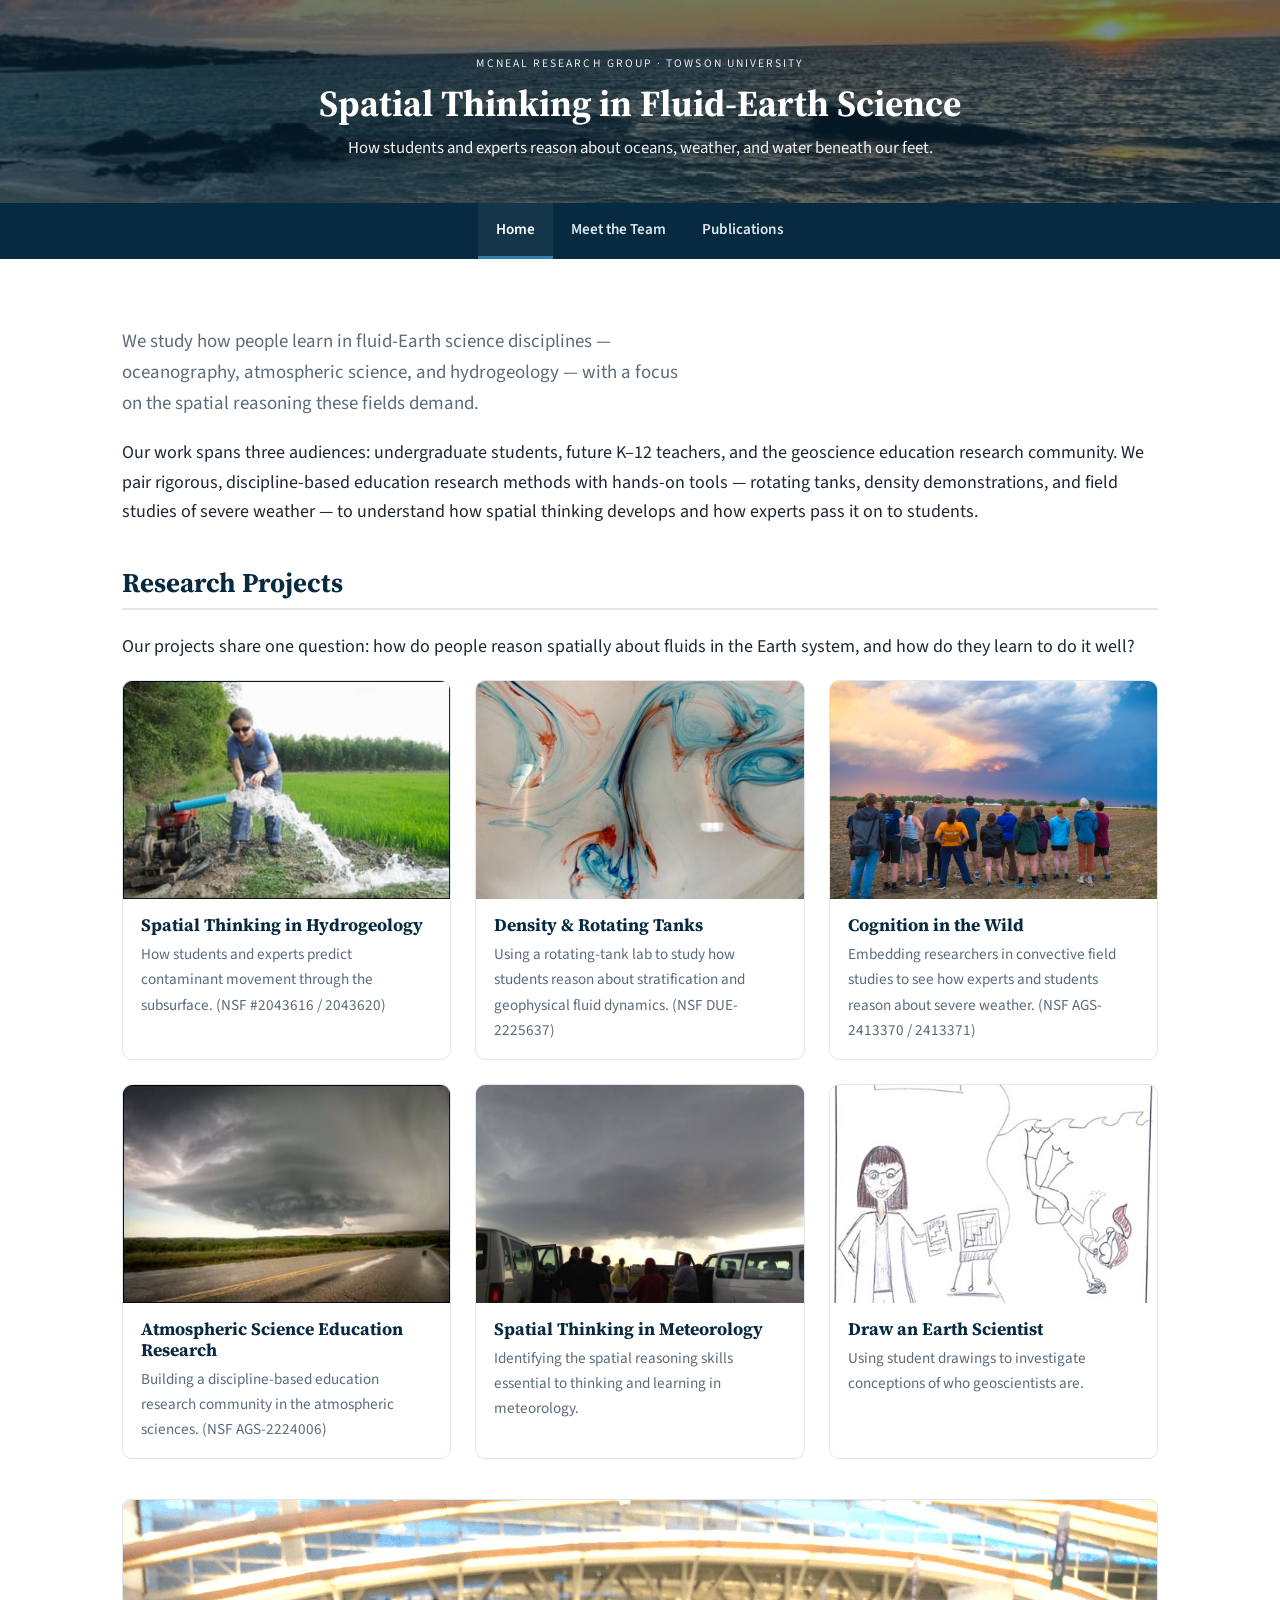
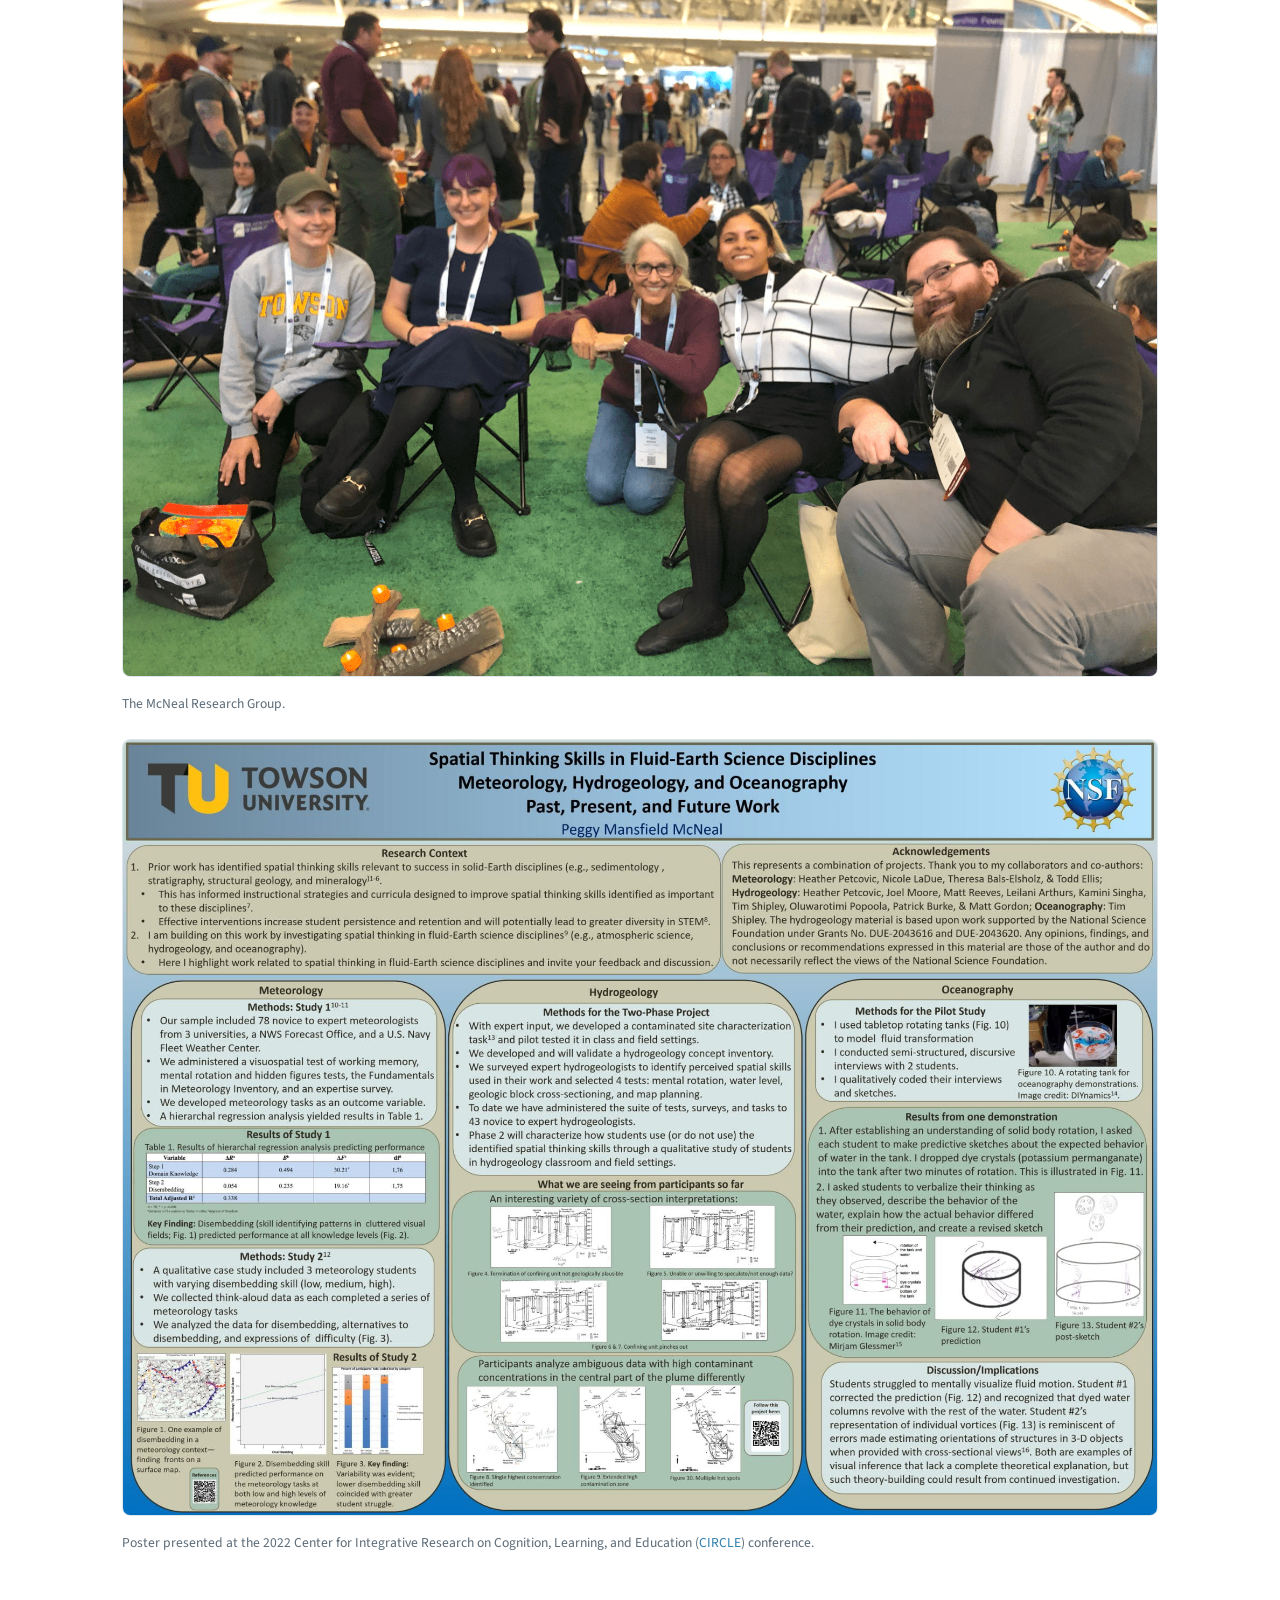
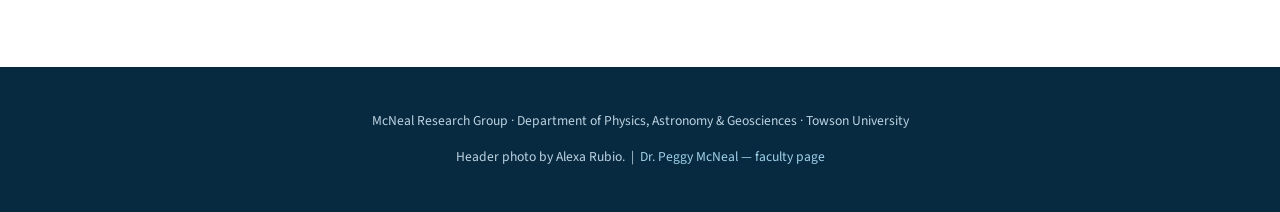
<file: index.html>
<!DOCTYPE html>
<html lang="en">
<head>
<meta charset="UTF-8">
<meta name="viewport" content="width=device-width, initial-scale=1">
<title>McNeal Research Group — Spatial Thinking in Fluid-Earth Science</title>
<link rel="preconnect" href="https://fonts.googleapis.com">
<link href="https://fonts.googleapis.com/css2?family=Source+Sans+3:wght@400;600;700&family=Source+Serif+4:wght@600;700&display=swap" rel="stylesheet">
<link rel="stylesheet" href="style.css">
</head>
<body>
<header class="site-header">
  <p class="eyebrow">McNeal Research Group · Towson University</p>
  <h1>Spatial Thinking in Fluid-Earth Science</h1>
  <p class="tagline">How students and experts reason about oceans, weather, and water beneath our feet.</p>
</header>

<nav class="main"><ul>
  <li><a href="index.html" class="active">Home</a></li>
  <li><a href="team.html">Meet the Team</a></li>
  <li><a href="publications.html">Publications</a></li>
</ul></nav>

<main>
  <section>
    <p class="lead">We study how people learn in fluid-Earth science disciplines &mdash; oceanography, atmospheric science, and hydrogeology &mdash; with a focus on the spatial reasoning these fields demand.</p>
    <p>Our work spans three audiences: undergraduate students, future K&ndash;12 teachers, and the geoscience education research community. We pair rigorous, discipline-based education research methods with hands-on tools &mdash; rotating tanks, density demonstrations, and field studies of severe weather &mdash; to understand how spatial thinking develops and how experts pass it on to students.</p>
  </section>

  <section>
    <h2 id="projects">Research Projects</h2>
    <p>Our projects share one question: how do people reason spatially about fluids in the Earth system, and how do they learn to do it well?</p>
    <div class="grid">
      <a class="card" href="hydrogeology.html">
        <div class="thumb" style="background-image:url('images/McNealhydrogeology-1e2fc66d0ed0bc37.jpg')"></div>
        <div class="body"><h3>Spatial Thinking in Hydrogeology</h3><p>How students and experts predict contaminant movement through the subsurface. (NSF #2043616 / 2043620)</p></div>
      </a>
      <a class="card" href="density-tanks.html">
        <div class="thumb" style="background-image:url('images/McNealtank-0c04facc60d1d18b-e1710102975333.jpg')"></div>
        <div class="body"><h3>Density &amp; Rotating Tanks</h3><p>Using a rotating-tank lab to study how students reason about stratification and geophysical fluid dynamics. (NSF DUE-2225637)</p></div>
      </a>
      <a class="card" href="cognition-wild.html">
        <div class="thumb" style="background-image:url('images/convective-field-study.jpg')"></div>
        <div class="body"><h3>Cognition in the Wild</h3><p>Embedding researchers in convective field studies to see how experts and students reason about severe weather. (NSF AGS-2413370 / 2413371)</p></div>
      </a>
      <a class="card" href="aser.html">
        <div class="thumb" style="background-image:url('images/McNealatmospheric-1ade9255023a499a.jpg')"></div>
        <div class="body"><h3>Atmospheric Science Education Research</h3><p>Building a discipline-based education research community in the atmospheric sciences. (NSF AGS-2224006)</p></div>
      </a>
      <a class="card" href="meteorology.html">
        <div class="thumb" style="background-image:url('images/Stormchasing.jpg')"></div>
        <div class="body"><h3>Spatial Thinking in Meteorology</h3><p>Identifying the spatial reasoning skills essential to thinking and learning in meteorology.</p></div>
      </a>
      <a class="card" href="draw-earth-scientist.html">
        <div class="thumb" style="background-image:url('images/draw-earth-scientist-drawing.jpg')"></div>
        <div class="body"><h3>Draw an Earth Scientist</h3><p>Using student drawings to investigate conceptions of who geoscientists are.</p></div>
      </a>
    </div>
  </section>

  <section>
    <figure>
      <img src="images/GSAgroup-52f21ce2cfcf4465.png" alt="McNeal Research Group at the Geological Society of America meeting">
      <figcaption>The McNeal Research Group.</figcaption>
    </figure>
    <figure>
      <img src="images/Slide1.jpg" alt="Poster presented at 2022 CIRCLE conference">
      <figcaption>Poster presented at the 2022 Center for Integrative Research on Cognition, Learning, and Education (<a href="https://circle.wustl.edu/">CIRCLE</a>) conference.</figcaption>
    </figure>
  </section>
</main>

<footer>
  <p>McNeal Research Group · Department of Physics, Astronomy &amp; Geosciences · Towson University</p>
  <p>Header photo by Alexa Rubio. &nbsp;|&nbsp; <a href="https://www.towson.edu/fcsm/departments/physics/facultystaff/pmcneal.html">Dr. Peggy McNeal — faculty page</a></p>
</footer>
</body>
</html>
</file>
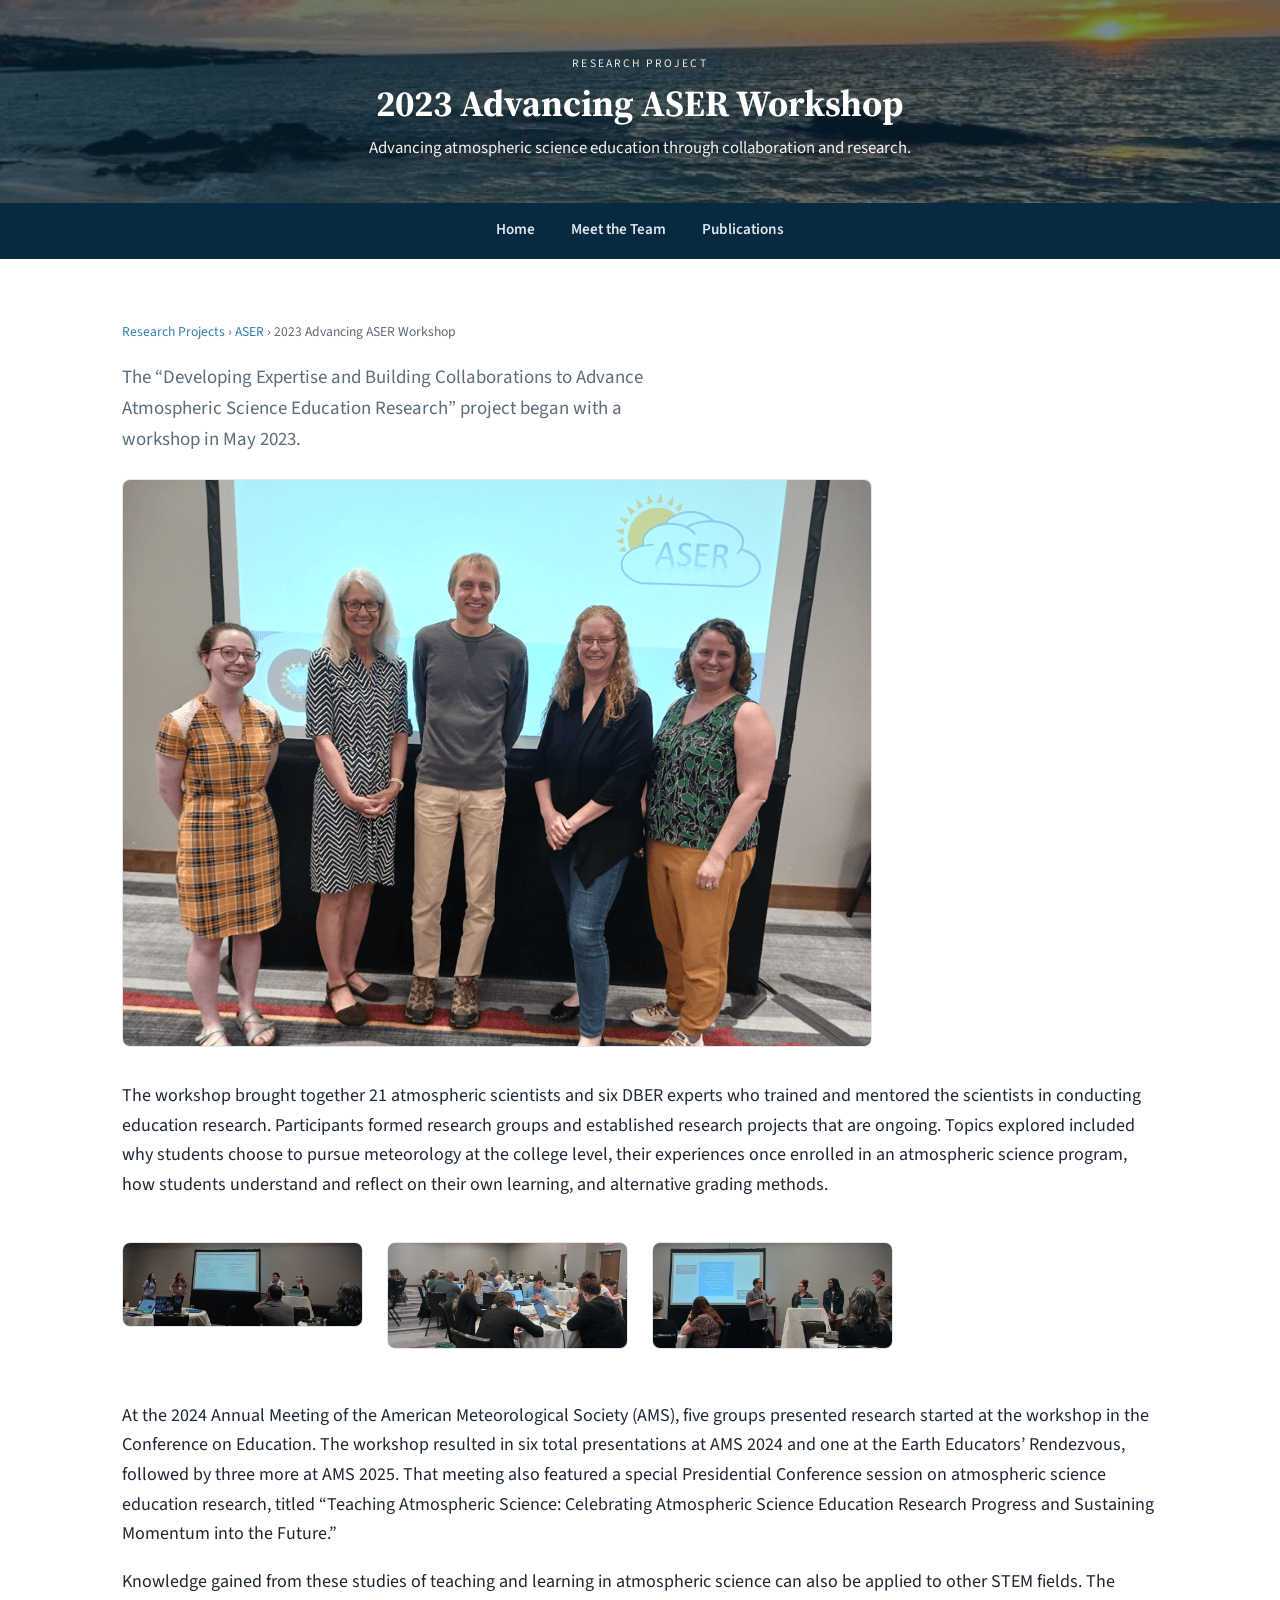
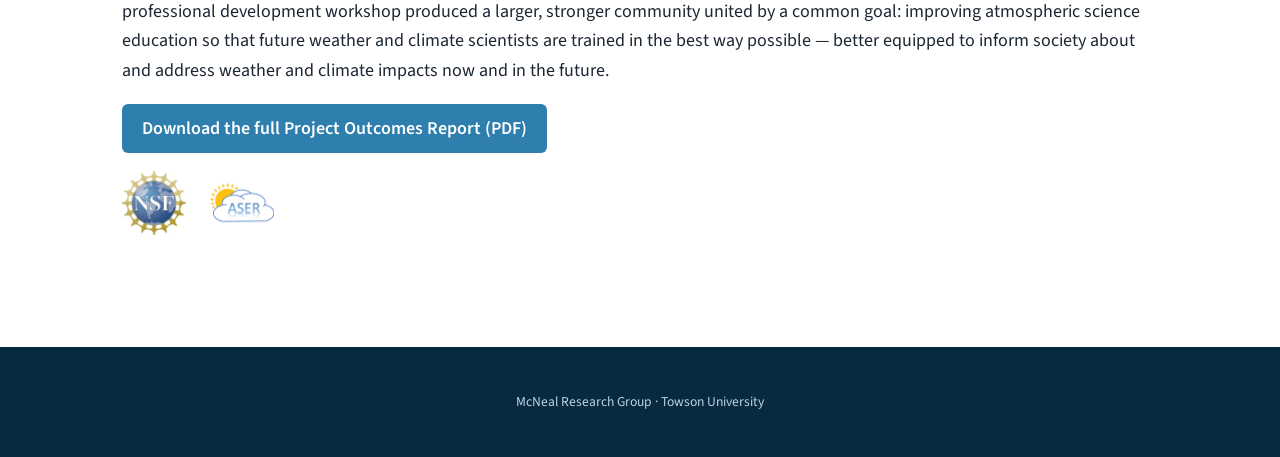
<file: aser-workshop-2023.html>
<!DOCTYPE html>
<html lang="en">
<head>
<meta charset="UTF-8">
<meta name="viewport" content="width=device-width, initial-scale=1">
<title>2023 Advancing ASER Workshop — McNeal Research Group</title>
<link href="https://fonts.googleapis.com/css2?family=Source+Sans+3:wght@400;600;700&family=Source+Serif+4:wght@600;700&display=swap" rel="stylesheet">
<link rel="stylesheet" href="style.css">
</head>
<body>
<header class="site-header">
  <p class="eyebrow">Research Project</p>
  <h1>2023 Advancing ASER Workshop</h1>
  <p class="tagline">Advancing atmospheric science education through collaboration and research.</p>
</header>
<nav class="main"><ul>
  <li><a href="index.html">Home</a></li>
  <li><a href="team.html">Meet the Team</a></li>
  <li><a href="publications.html">Publications</a></li>
</ul></nav>
<main>
  <p class="crumb"><a href="index.html#projects">Research Projects</a> &rsaquo; <a href="aser.html">ASER</a> &rsaquo; 2023 Advancing ASER Workshop</p>
  <section>
    <p class="lead">The &ldquo;Developing Expertise and Building Collaborations to Advance Atmospheric Science Education Research&rdquo; project began with a workshop in May 2023.</p>
    <figure><img src="images/aser1.png" alt="2023 Advancing ASER Workshop participants"></figure>
    <p>The workshop brought together 21 atmospheric scientists and six DBER experts who trained and mentored the scientists in conducting education research. Participants formed research groups and established research projects that are ongoing. Topics explored included why students choose to pursue meteorology at the college level, their experiences once enrolled in an atmospheric science program, how students understand and reflect on their own learning, and alternative grading methods.</p>
    <div class="grid" style="grid-template-columns:repeat(auto-fill,minmax(220px,1fr));margin-top:16px;">
      <figure><img src="images/aser2.jpg" alt="Workshop participants collaborating"></figure>
      <figure><img src="images/aser3.jpg" alt="Workshop session"></figure>
      <figure><img src="images/aser4.jpg" alt="Workshop participants"></figure>
    </div>
    <p>At the 2024 Annual Meeting of the American Meteorological Society (AMS), five groups presented research started at the workshop in the Conference on Education. The workshop resulted in six total presentations at AMS 2024 and one at the Earth Educators&rsquo; Rendezvous, followed by three more at AMS 2025. That meeting also featured a special Presidential Conference session on atmospheric science education research, titled &ldquo;Teaching Atmospheric Science: Celebrating Atmospheric Science Education Research Progress and Sustaining Momentum into the Future.&rdquo;</p>
    <p>Knowledge gained from these studies of teaching and learning in atmospheric science can also be applied to other STEM fields. The professional development workshop produced a larger, stronger community united by a common goal: improving atmospheric science education so that future weather and climate scientists are trained in the best way possible &mdash; better equipped to inform society about and address weather and climate impacts now and in the future.</p>
    <p><a class="btn" href="docs/aser-workshop-2023-outcomes-report.pdf">Download the full Project Outcomes Report (PDF)</a></p>
    <div class="funders">
      <img src="images/nsf-logo_ba604992-ed6d-46a7-8f5b-151b1c3e17e3-dddbeee6bfff2a1c-300x300.jpg" alt="National Science Foundation">
      <img src="images/aserlogo-2.png" alt="ASER">
    </div>
  </section>
</main>
<footer><p>McNeal Research Group · Towson University</p></footer>
</body>
</html>
</file>
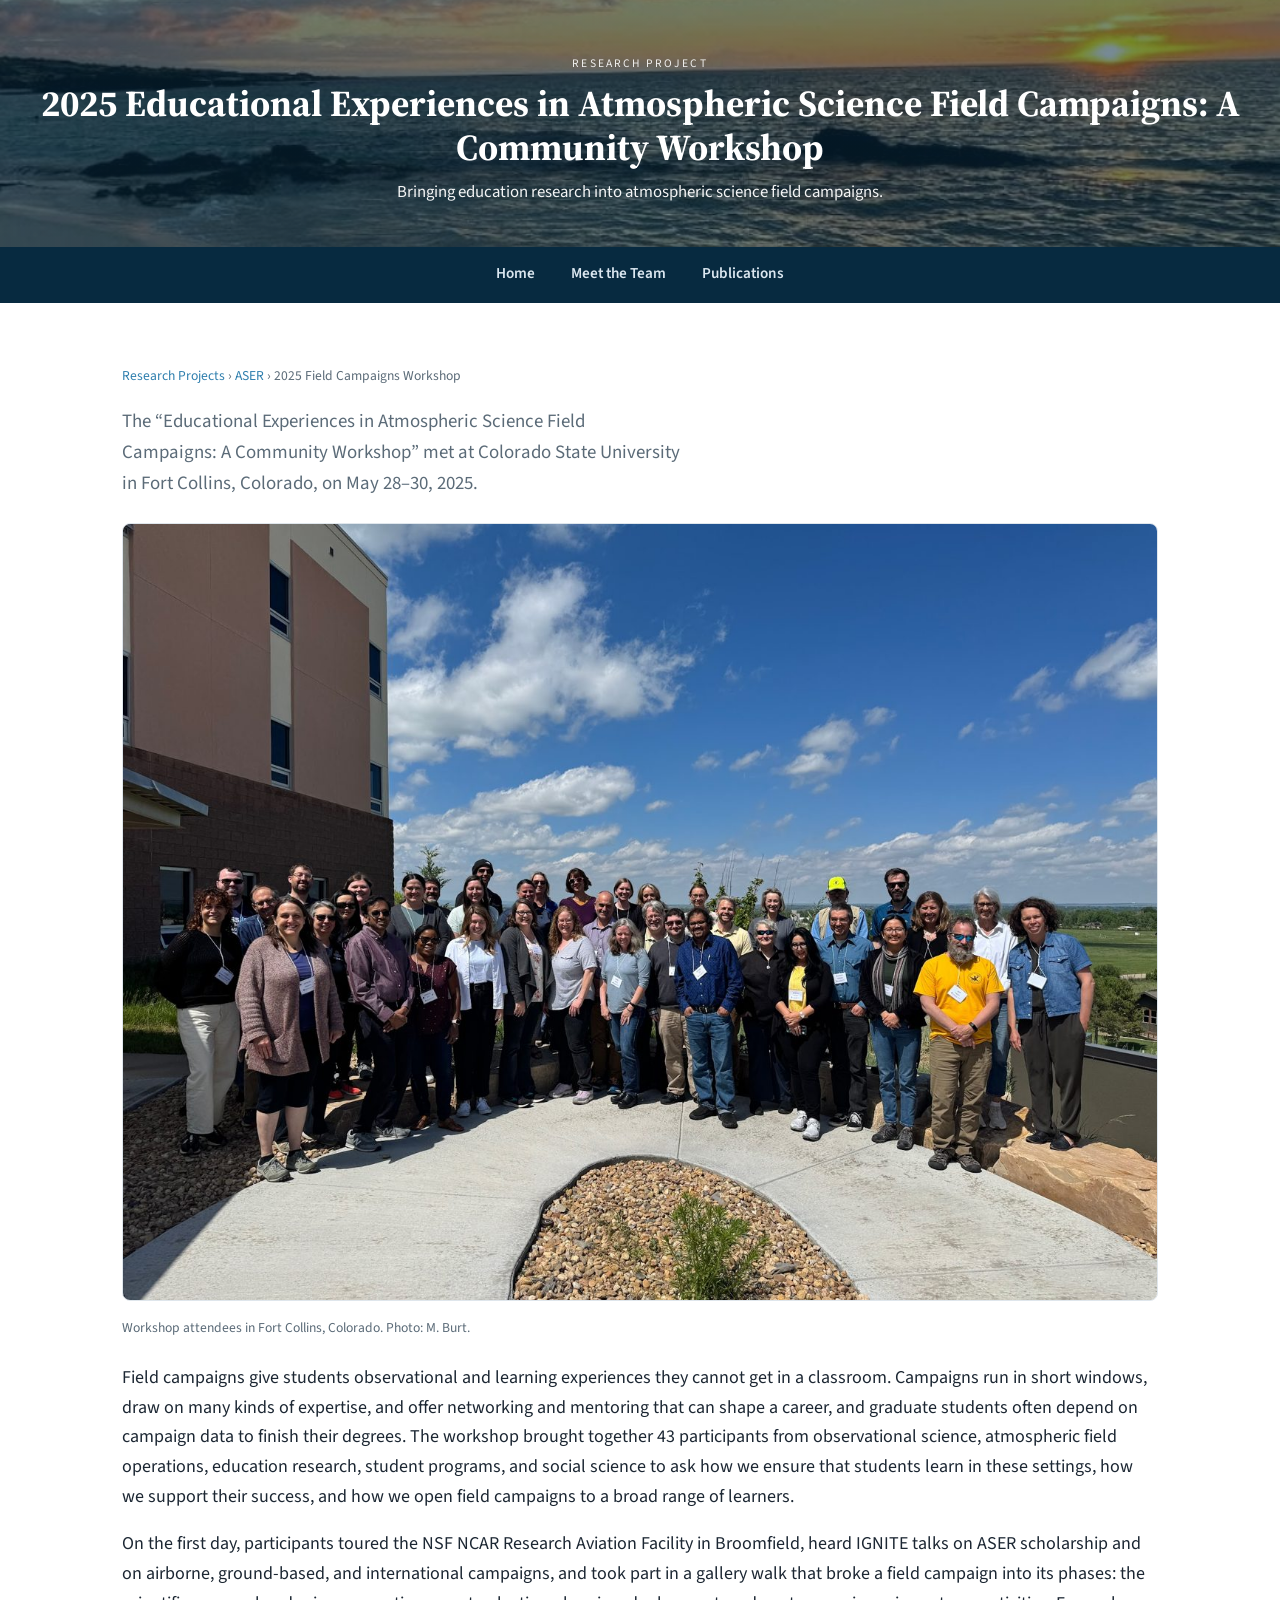
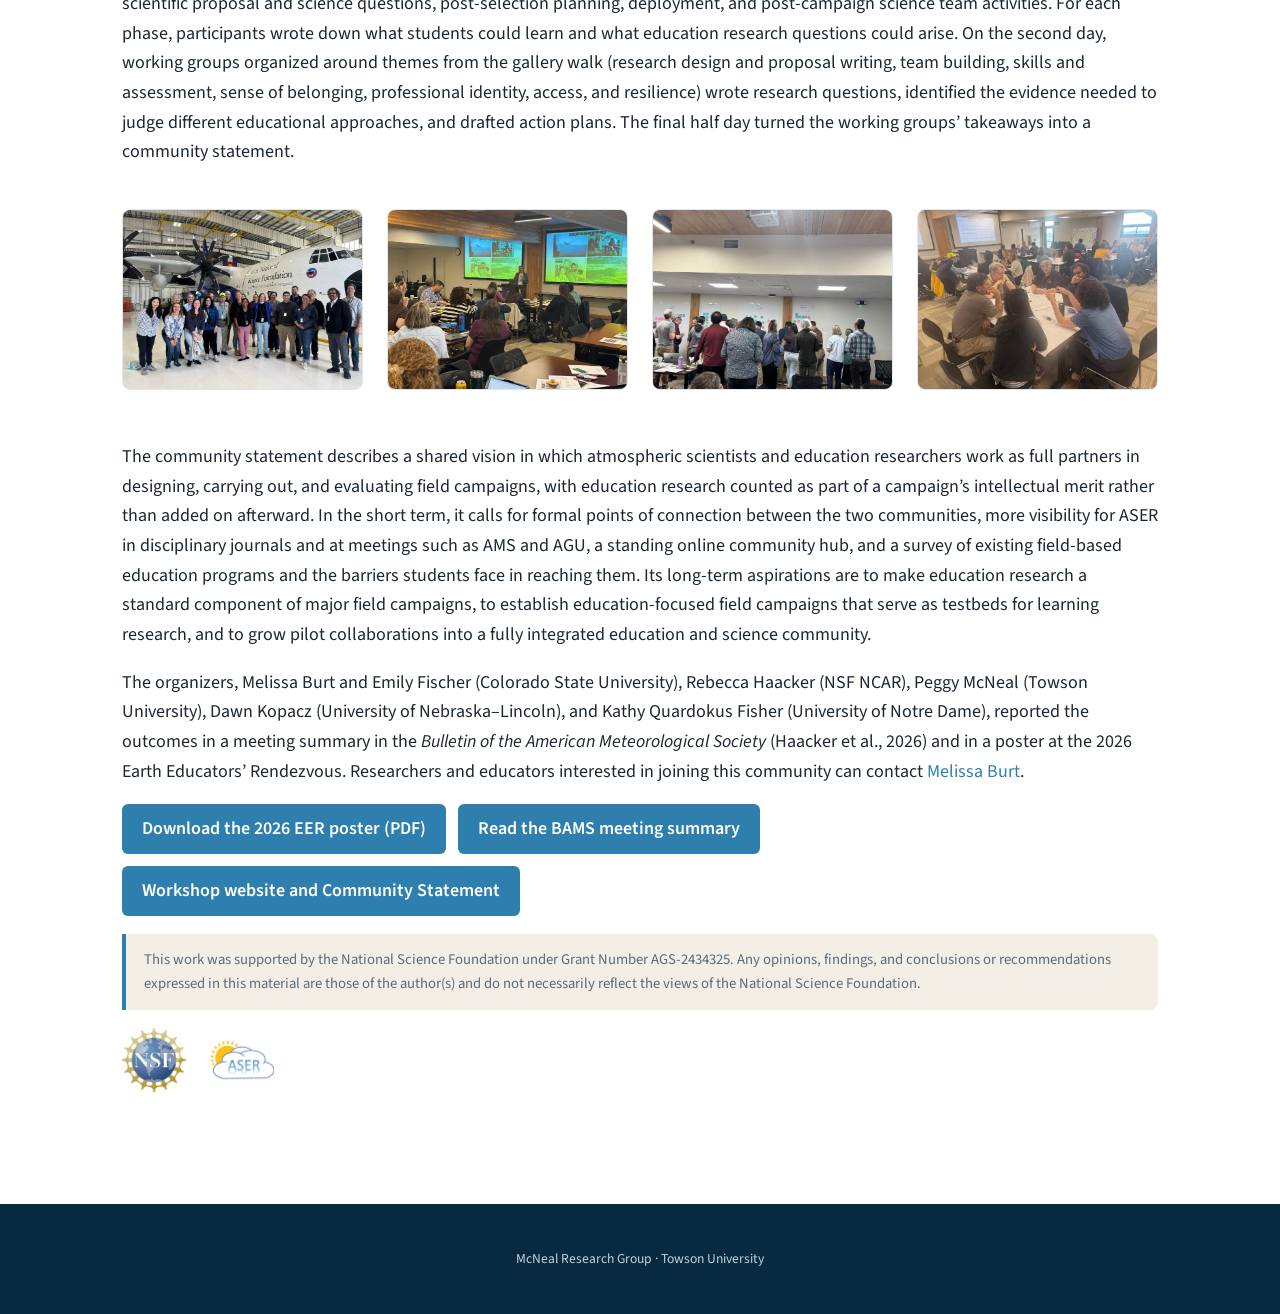
<file: aser-workshop-2025.html>
<!DOCTYPE html>
<html lang="en">
<head>
<meta charset="UTF-8">
<meta name="viewport" content="width=device-width, initial-scale=1">
<title>2025 Educational Experiences in Atmospheric Science Field Campaigns Workshop — McNeal Research Group</title>
<link href="https://fonts.googleapis.com/css2?family=Source+Sans+3:wght@400;600;700&family=Source+Serif+4:wght@600;700&display=swap" rel="stylesheet">
<link rel="stylesheet" href="style.css">
</head>
<body>
<header class="site-header">
  <p class="eyebrow">Research Project</p>
  <h1>2025 Educational Experiences in Atmospheric Science Field Campaigns: A Community Workshop</h1>
  <p class="tagline">Bringing education research into atmospheric science field campaigns.</p>
</header>
<nav class="main"><ul>
  <li><a href="index.html">Home</a></li>
  <li><a href="team.html">Meet the Team</a></li>
  <li><a href="publications.html">Publications</a></li>
</ul></nav>
<main>
  <p class="crumb"><a href="index.html#projects">Research Projects</a> &rsaquo; <a href="aser.html">ASER</a> &rsaquo; 2025 Field Campaigns Workshop</p>
  <section>
    <p class="lead">The &ldquo;Educational Experiences in Atmospheric Science Field Campaigns: A Community Workshop&rdquo; met at Colorado State University in Fort Collins, Colorado, on May 28&ndash;30, 2025.</p>
    <figure><img src="images/aser-fc-group.jpg" alt="Workshop attendees gathered outdoors in Fort Collins, Colorado"><figcaption>Workshop attendees in Fort Collins, Colorado. Photo: M. Burt.</figcaption></figure>
    <p>Field campaigns give students observational and learning experiences they cannot get in a classroom. Campaigns run in short windows, draw on many kinds of expertise, and offer networking and mentoring that can shape a career, and graduate students often depend on campaign data to finish their degrees. The workshop brought together 43 participants from observational science, atmospheric field operations, education research, student programs, and social science to ask how we ensure that students learn in these settings, how we support their success, and how we open field campaigns to a broad range of learners.</p>
    <p>On the first day, participants toured the NSF NCAR Research Aviation Facility in Broomfield, heard IGNITE talks on ASER scholarship and on airborne, ground-based, and international campaigns, and took part in a gallery walk that broke a field campaign into its phases: the scientific proposal and science questions, post-selection planning, deployment, and post-campaign science team activities. For each phase, participants wrote down what students could learn and what education research questions could arise. On the second day, working groups organized around themes from the gallery walk (research design and proposal writing, team building, skills and assessment, sense of belonging, professional identity, access, and resilience) wrote research questions, identified the evidence needed to judge different educational approaches, and drafted action plans. The final half day turned the working groups&rsquo; takeaways into a community statement.</p>
    <div class="grid" style="grid-template-columns:repeat(auto-fill,minmax(220px,1fr));margin-top:16px;">
      <figure><img src="images/aser-fc-raf.jpg" alt="Attendees at the NSF NCAR Research Aviation Facility"></figure>
      <figure><img src="images/aser-fc-ignite.jpg" alt="IGNITE talks on the first day"></figure>
      <figure><img src="images/aser-fc-gallery.jpg" alt="Attendees during the gallery walk"></figure>
      <figure><img src="images/aser-fc-working-groups.jpg" alt="Working groups discussing their themes"></figure>
    </div>
    <p>The community statement describes a shared vision in which atmospheric scientists and education researchers work as full partners in designing, carrying out, and evaluating field campaigns, with education research counted as part of a campaign&rsquo;s intellectual merit rather than added on afterward. In the short term, it calls for formal points of connection between the two communities, more visibility for ASER in disciplinary journals and at meetings such as AMS and AGU, a standing online community hub, and a survey of existing field-based education programs and the barriers students face in reaching them. Its long-term aspirations are to make education research a standard component of major field campaigns, to establish education-focused field campaigns that serve as testbeds for learning research, and to grow pilot collaborations into a fully integrated education and science community.</p>
    <p>The organizers, Melissa Burt and Emily Fischer (Colorado State University), Rebecca Haacker (NSF NCAR), Peggy McNeal (Towson University), Dawn Kopacz (University of Nebraska&ndash;Lincoln), and Kathy Quardokus Fisher (University of Notre Dame), reported the outcomes in a meeting summary in the <em>Bulletin of the American Meteorological Society</em> (Haacker et al., 2026) and in a poster at the 2026 Earth Educators&rsquo; Rendezvous. Researchers and educators interested in joining this community can contact <a href="mailto:Melissa.Burt@colostate.edu">Melissa Burt</a>.</p>
    <p style="display:flex;flex-wrap:wrap;gap:12px;">
      <a class="btn" href="posters/poster-aser-field-campaigns-eer2026.pdf">Download the 2026 EER poster (PDF)</a>
      <a class="btn" href="https://doi.org/10.1175/BAMS-D-25-0318.1">Read the BAMS meeting summary</a>
      <a class="btn" href="https://sites.google.com/rams.colostate.edu/ats-aser-community-workshop">Workshop website and Community Statement</a>
    </p>
    <div class="note">This work was supported by the National Science Foundation under Grant Number AGS-2434325. Any opinions, findings, and conclusions or recommendations expressed in this material are those of the author(s) and do not necessarily reflect the views of the National Science Foundation.</div>
    <div class="funders">
      <img src="images/nsf-logo_ba604992-ed6d-46a7-8f5b-151b1c3e17e3-dddbeee6bfff2a1c-300x300.jpg" alt="National Science Foundation">
      <img src="images/aserlogo-2.png" alt="ASER">
    </div>
  </section>
</main>
<footer><p>McNeal Research Group · Towson University</p></footer>
</body>
</html>
</file>
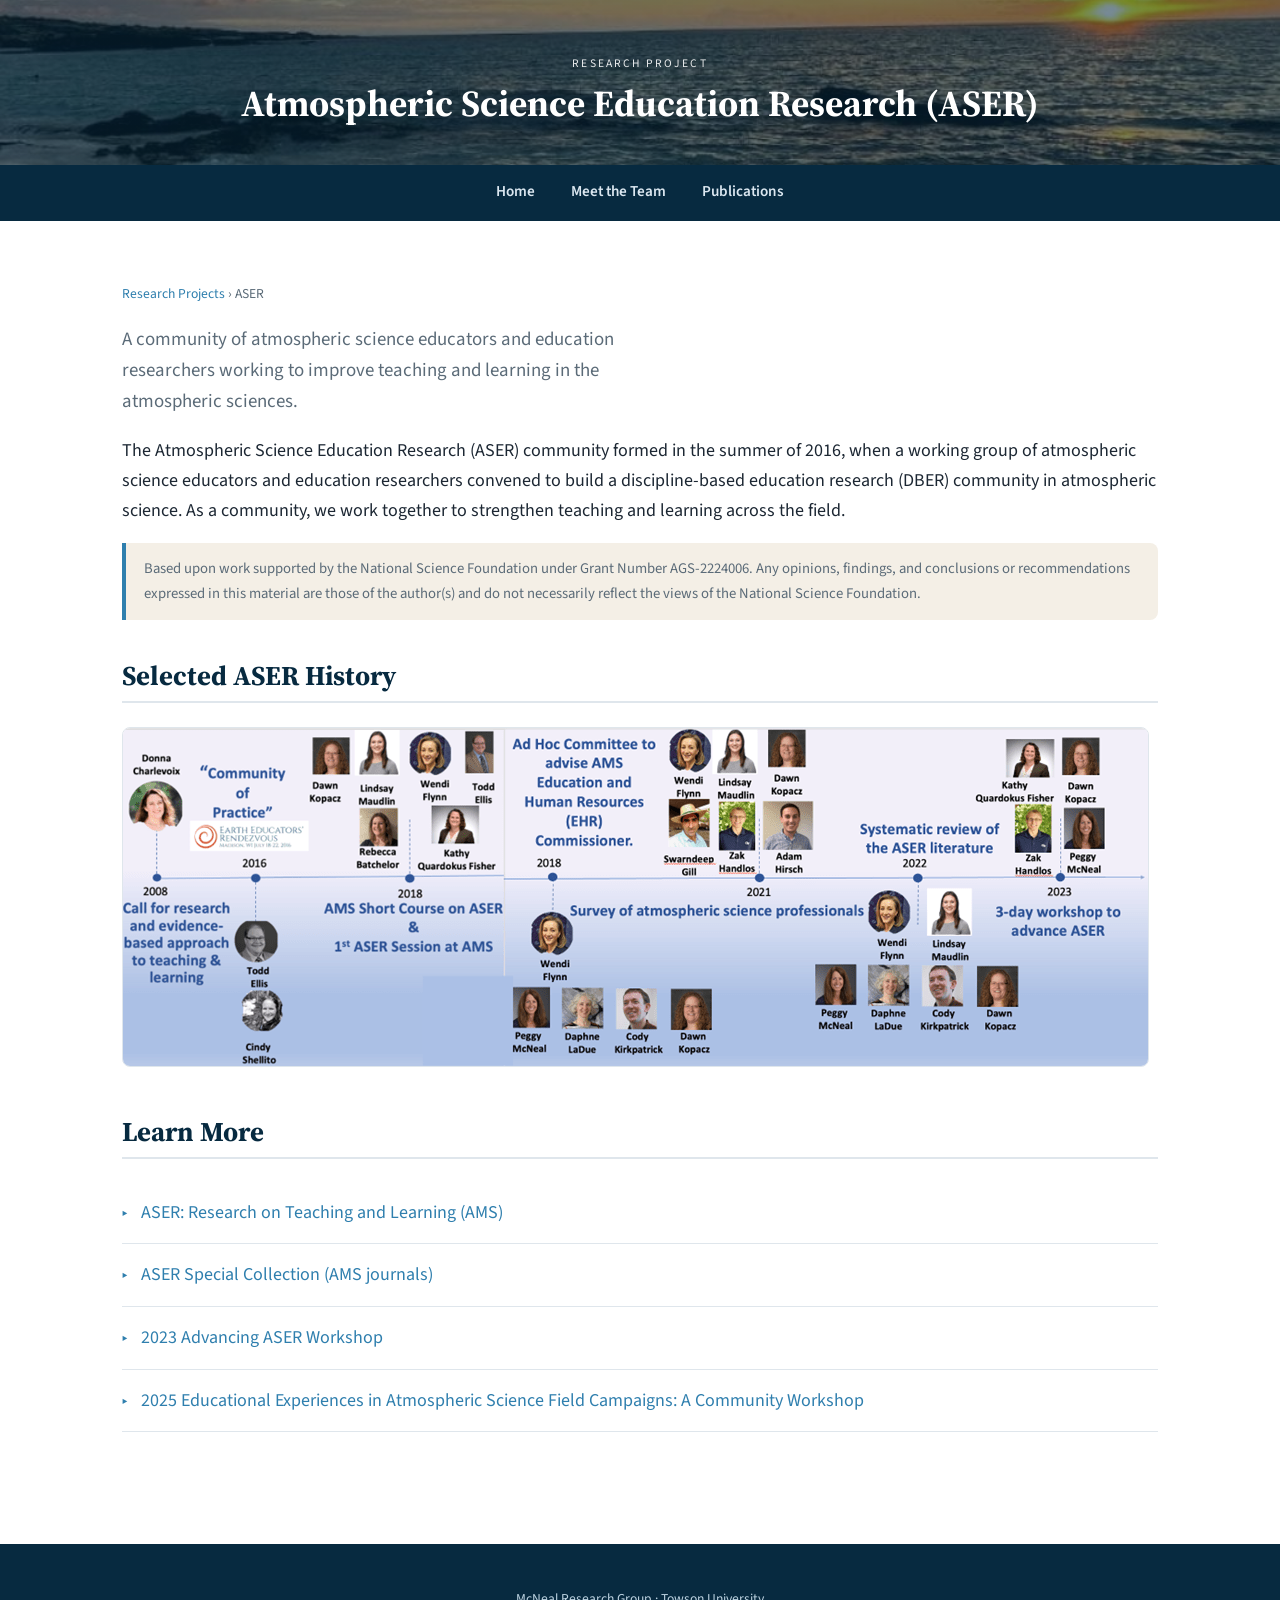
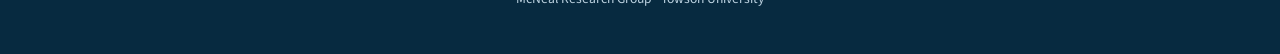
<file: aser.html>
<!DOCTYPE html>
<html lang="en">
<head>
<meta charset="UTF-8">
<meta name="viewport" content="width=device-width, initial-scale=1">
<title>Atmospheric Science Education Research (ASER) — McNeal Research Group</title>
<link href="https://fonts.googleapis.com/css2?family=Source+Sans+3:wght@400;600;700&family=Source+Serif+4:wght@600;700&display=swap" rel="stylesheet">
<link rel="stylesheet" href="style.css">
</head>
<body>
<header class="site-header">
  <p class="eyebrow">Research Project</p>
  <h1>Atmospheric Science Education Research (ASER)</h1>
</header>
<nav class="main"><ul>
  <li><a href="index.html">Home</a></li>
  <li><a href="team.html">Meet the Team</a></li>
  <li><a href="publications.html">Publications</a></li>
</ul></nav>
<main>
  <p class="crumb"><a href="index.html#projects">Research Projects</a> &rsaquo; ASER</p>
  <section>
    <p class="lead">A community of atmospheric science educators and education researchers working to improve teaching and learning in the atmospheric sciences.</p>
    <p>The Atmospheric Science Education Research (ASER) community formed in the summer of 2016, when a working group of atmospheric science educators and education researchers convened to build a discipline-based education research (DBER) community in atmospheric science. As a community, we work together to strengthen teaching and learning across the field.</p>
    <div class="note">Based upon work supported by the National Science Foundation under Grant Number AGS-2224006. Any opinions, findings, and conclusions or recommendations expressed in this material are those of the author(s) and do not necessarily reflect the views of the National Science Foundation.</div>
  </section>

  <section>
    <h2>Selected ASER History</h2>
    <figure><img src="images/ASER-cdc28966c8e8471a.png" alt="Timeline of selected ASER history"></figure>
  </section>

  <section>
    <h2>Learn More</h2>
    <ul class="pub-list">
      <li><a href="https://www.ametsoc.org/ams/education-careers/education-program/research-on-teaching-and-learning/">ASER: Research on Teaching and Learning (AMS)</a></li>
      <li><a href="https://journals.ametsoc.org/collection/ASER">ASER Special Collection (AMS journals)</a></li>
      <li><a href="aser-workshop-2023.html">2023 Advancing ASER Workshop</a></li>
      <li><a href="aser-workshop-2025.html">2025 Educational Experiences in Atmospheric Science Field Campaigns: A Community Workshop</a></li>
    </ul>
  </section>
</main>
<footer><p>McNeal Research Group · Towson University</p></footer>
</body>
</html>
</file>
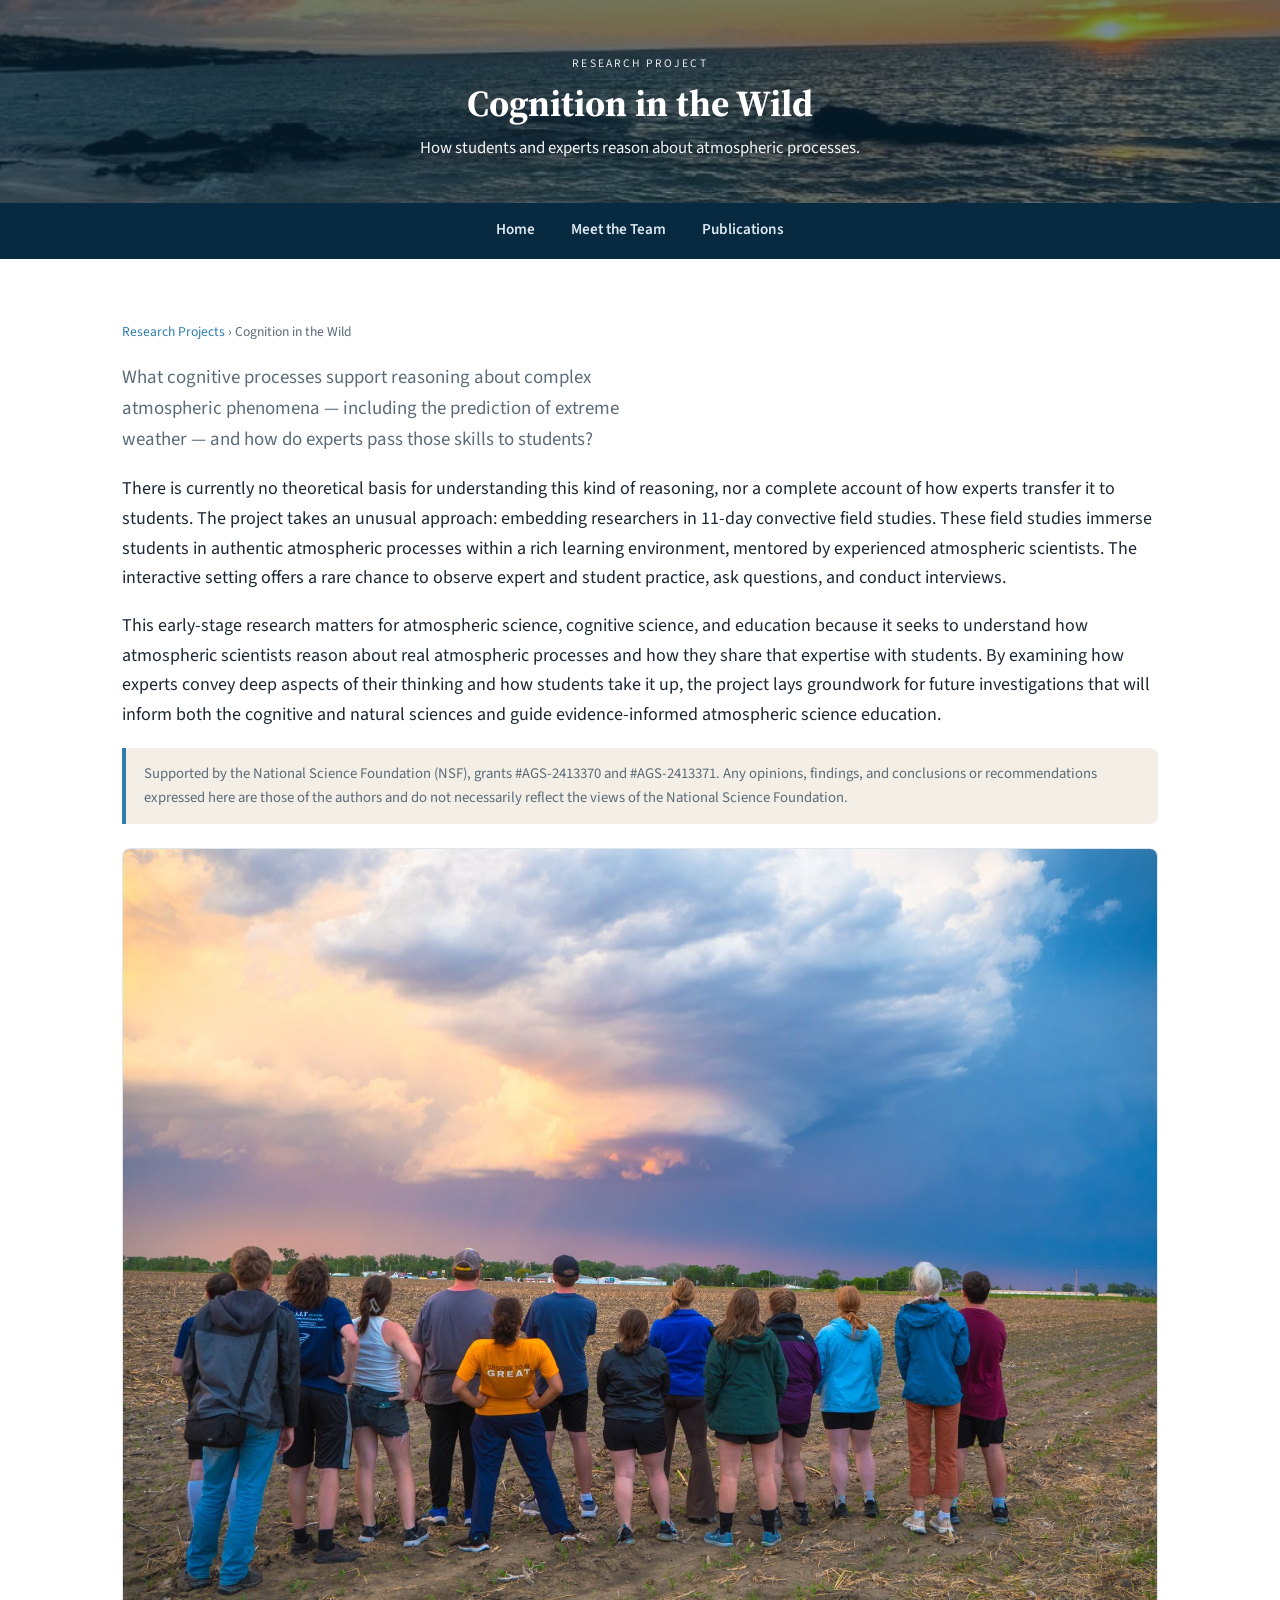
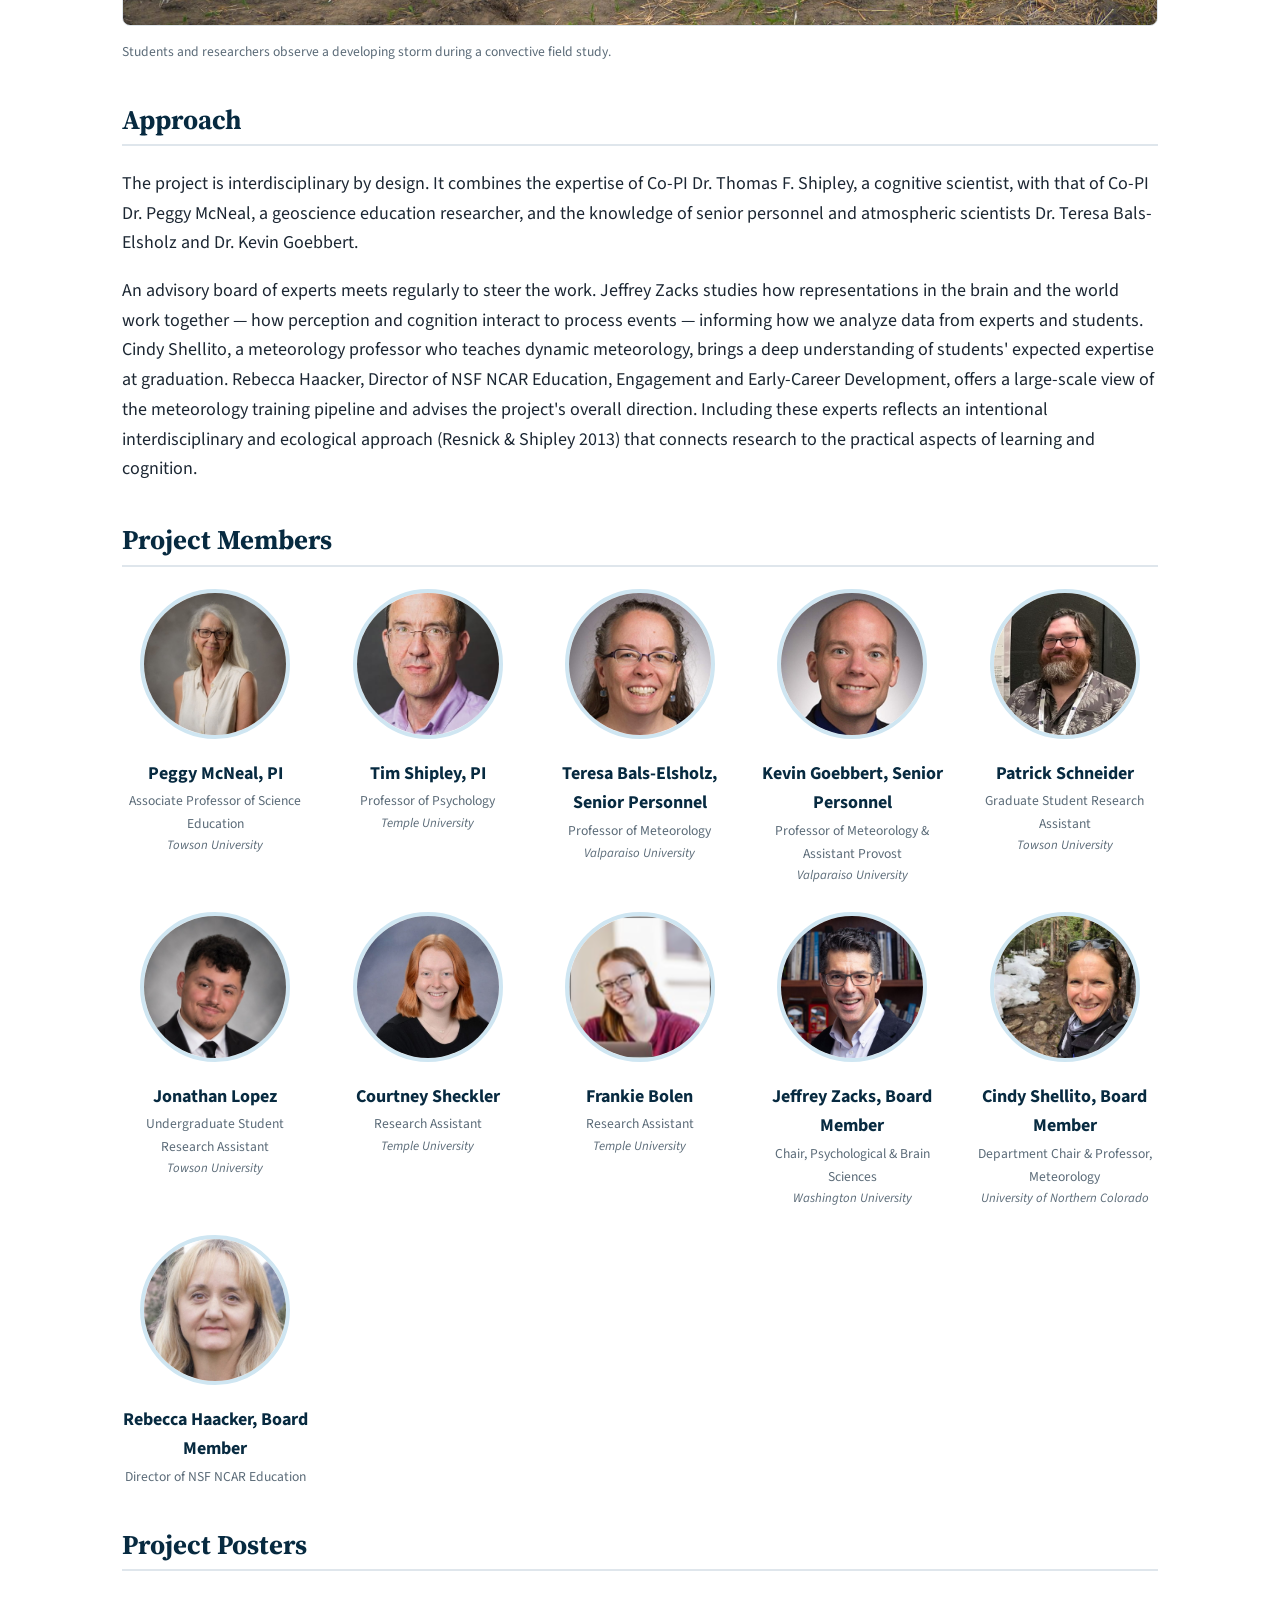
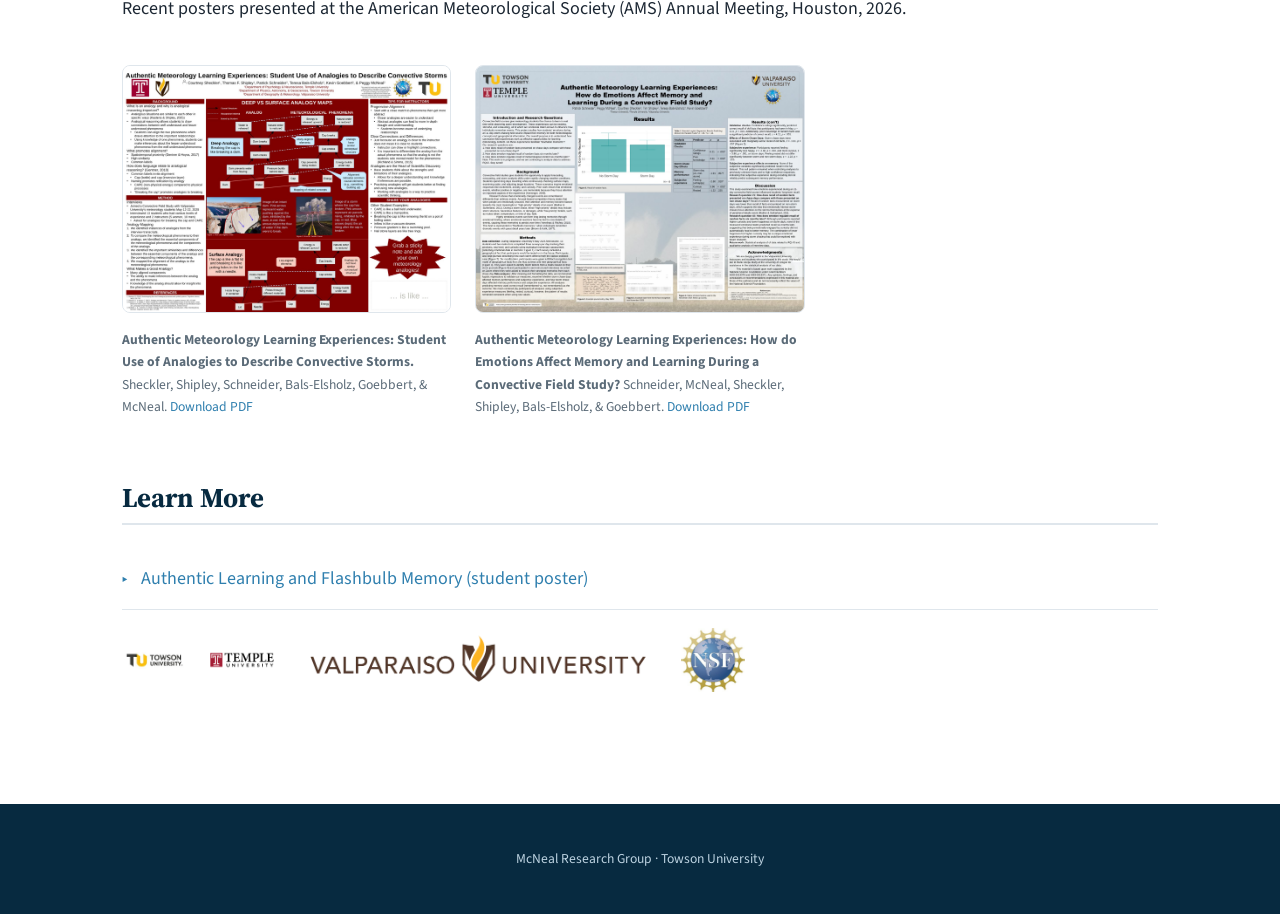
<file: cognition-wild.html>
<!DOCTYPE html>
<html lang="en">
<head>
<meta charset="UTF-8">
<meta name="viewport" content="width=device-width, initial-scale=1">
<title>Cognition in the Wild — McNeal Research Group</title>
<link href="https://fonts.googleapis.com/css2?family=Source+Sans+3:wght@400;600;700&family=Source+Serif+4:wght@600;700&display=swap" rel="stylesheet">
<link rel="stylesheet" href="style.css">
</head>
<body>
<header class="site-header">
  <p class="eyebrow">Research Project</p>
  <h1>Cognition in the Wild</h1>
  <p class="tagline">How students and experts reason about atmospheric processes.</p>
</header>
<nav class="main"><ul>
  <li><a href="index.html">Home</a></li>
  <li><a href="team.html">Meet the Team</a></li>
  <li><a href="publications.html">Publications</a></li>
</ul></nav>
<main>
  <p class="crumb"><a href="index.html#projects">Research Projects</a> &rsaquo; Cognition in the Wild</p>
  <section>
    <p class="lead">What cognitive processes support reasoning about complex atmospheric phenomena &mdash; including the prediction of extreme weather &mdash; and how do experts pass those skills to students?</p>
    <p>There is currently no theoretical basis for understanding this kind of reasoning, nor a complete account of how experts transfer it to students. The project takes an unusual approach: embedding researchers in 11-day convective field studies. These field studies immerse students in authentic atmospheric processes within a rich learning environment, mentored by experienced atmospheric scientists. The interactive setting offers a rare chance to observe expert and student practice, ask questions, and conduct interviews.</p>
    <p>This early-stage research matters for atmospheric science, cognitive science, and education because it seeks to understand how atmospheric scientists reason about real atmospheric processes and how they share that expertise with students. By examining how experts convey deep aspects of their thinking and how students take it up, the project lays groundwork for future investigations that will inform both the cognitive and natural sciences and guide evidence-informed atmospheric science education.</p>
    <div class="note">Supported by the National Science Foundation (NSF), grants #AGS-2413370 and #AGS-2413371. Any opinions, findings, and conclusions or recommendations expressed here are those of the authors and do not necessarily reflect the views of the National Science Foundation.</div>
    <figure>
      <img src="images/convective-field-study.jpg" alt="Students and researchers watching a developing storm during a convective field study">
      <figcaption>Students and researchers observe a developing storm during a convective field study.</figcaption>
    </figure>
  </section>

  <section>
    <h2>Approach</h2>
    <p>The project is interdisciplinary by design. It combines the expertise of Co-PI Dr. Thomas F. Shipley, a cognitive scientist, with that of Co-PI Dr. Peggy McNeal, a geoscience education researcher, and the knowledge of senior personnel and atmospheric scientists Dr. Teresa Bals-Elsholz and Dr. Kevin Goebbert.</p>
    <p>An advisory board of experts meets regularly to steer the work. Jeffrey Zacks studies how representations in the brain and the world work together &mdash; how perception and cognition interact to process events &mdash; informing how we analyze data from experts and students. Cindy Shellito, a meteorology professor who teaches dynamic meteorology, brings a deep understanding of students' expected expertise at graduation. Rebecca Haacker, Director of NSF NCAR Education, Engagement and Early-Career Development, offers a large-scale view of the meteorology training pipeline and advises the project's overall direction. Including these experts reflects an intentional interdisciplinary and ecological approach (Resnick &amp; Shipley 2013) that connects research to the practical aspects of learning and cognition.</p>
  </section>

  <section>
    <h2>Project Members</h2>
    <div class="people">
      <div class="person"><img src="images/SV65887-768x768.jpg" alt="Peggy McNeal"><div class="name">Peggy McNeal, PI</div><div class="role">Associate Professor of Science Education</div><div class="aff">Towson University</div></div>
      <div class="person"><img src="images/Picture1-450ca870b1119871.jpg" alt="Tim Shipley"><div class="name">Tim Shipley, PI</div><div class="role">Professor of Psychology</div><div class="aff">Temple University</div></div>
      <div class="person"><img src="images/20141105-JLH-Teresa-Bals-Elsholz-002-800x800-1-768x768.jpg" alt="Teresa Bals-Elsholz"><div class="name">Teresa Bals-Elsholz, Senior Personnel</div><div class="role">Professor of Meteorology</div><div class="aff">Valparaiso University</div></div>
      <div class="person"><img src="images/20141105-JLH-Kevin-Goebbert-002-800x800-1-768x768.jpg" alt="Kevin Goebbert"><div class="name">Kevin Goebbert, Senior Personnel</div><div class="role">Professor of Meteorology &amp; Assistant Provost</div><div class="aff">Valparaiso University</div></div>
      <div class="person"><img src="images/selfie-768x768.jpg" alt="Patrick Schneider"><div class="name">Patrick Schneider</div><div class="role">Graduate Student Research Assistant</div><div class="aff">Towson University</div></div>
      <div class="person"><img src="images/Jonathan-Lopez.jpg" alt="Jonathan Lopez"><div class="name">Jonathan Lopez</div><div class="role">Undergraduate Student Research Assistant</div><div class="aff">Towson University</div></div>
      <div class="person"><img src="images/Courtney-678x1024-1-e1739126586714.jpg" alt="Courtney Sheckler"><div class="name">Courtney Sheckler</div><div class="role">Research Assistant</div><div class="aff">Temple University</div></div>
      <div class="person"><img src="images/Frankie-Bolen-headshot.png" alt="Frankie Bolen"><div class="name">Frankie Bolen</div><div class="role">Research Assistant</div><div class="aff">Temple University</div></div>
      <div class="person"><img src="images/Zacks_thumbnail_image001-768x958.jpg" alt="Jeffrey Zacks"><div class="name">Jeffrey Zacks, Board Member</div><div class="role">Chair, Psychological &amp; Brain Sciences</div><div class="aff">Washington University</div></div>
      <div class="person"><img src="images/shellito_2021_731.webp" alt="Cindy Shellito"><div class="name">Cindy Shellito, Board Member</div><div class="role">Department Chair &amp; Professor, Meteorology</div><div class="aff">University of Northern Colorado</div></div>
      <div class="person"><img src="images/Rebecca-Haacker-Headshot-768x950.jpg" alt="Rebecca Haacker"><div class="name">Rebecca Haacker, Board Member</div><div class="role">Director of NSF NCAR Education</div></div>
    </div>
  </section>

  <section>
    <h2>Project Posters</h2>
    <p>Recent posters presented at the American Meteorological Society (AMS) Annual Meeting, Houston, 2026.</p>
    <div class="grid">
      <figure>
        <a href="posters/poster-cognition-1.pdf"><img src="posters/poster-cognition-1.jpg" alt="Poster: Student Use of Analogies to Describe Convective Storms"></a>
        <figcaption><strong>Authentic Meteorology Learning Experiences: Student Use of Analogies to Describe Convective Storms.</strong> Sheckler, Shipley, Schneider, Bals-Elsholz, Goebbert, &amp; McNeal. <a href="posters/poster-cognition-1.pdf">Download PDF</a></figcaption>
      </figure>
      <figure>
        <a href="posters/poster-cognition-2.pdf"><img src="posters/poster-cognition-2.jpg" alt="Poster: How do Emotions Affect Memory and Learning During a Convective Field Study?"></a>
        <figcaption><strong>Authentic Meteorology Learning Experiences: How do Emotions Affect Memory and Learning During a Convective Field Study?</strong> Schneider, McNeal, Sheckler, Shipley, Bals-Elsholz, &amp; Goebbert. <a href="posters/poster-cognition-2.pdf">Download PDF</a></figcaption>
      </figure>
    </div>
  </section>

  <section>
    <h2>Learn More</h2>
    <ul class="pub-list">
      <li><a href="posters/poster-cognition-2.pdf">Authentic Learning and Flashbulb Memory (student poster)</a></li>
    </ul>
    <div class="funders">
      <img src="images/towsonlogo-7b34cd394e85e635-300x300.jpg" alt="Towson University">
      <img src="images/TempleSquare-f09e3e096e8a61ab-300x300.png" alt="Temple University">
      <img src="images/signature-horizontal-logo-print-pantone-coated-full-768x137.webp" alt="Valparaiso University">
      <img src="images/nsf-logo_ba604992-ed6d-46a7-8f5b-151b1c3e17e3-dddbeee6bfff2a1c-300x300.jpg" alt="National Science Foundation">
    </div>
  </section>
</main>
<footer><p>McNeal Research Group · Towson University</p></footer>
</body>
</html>
</file>
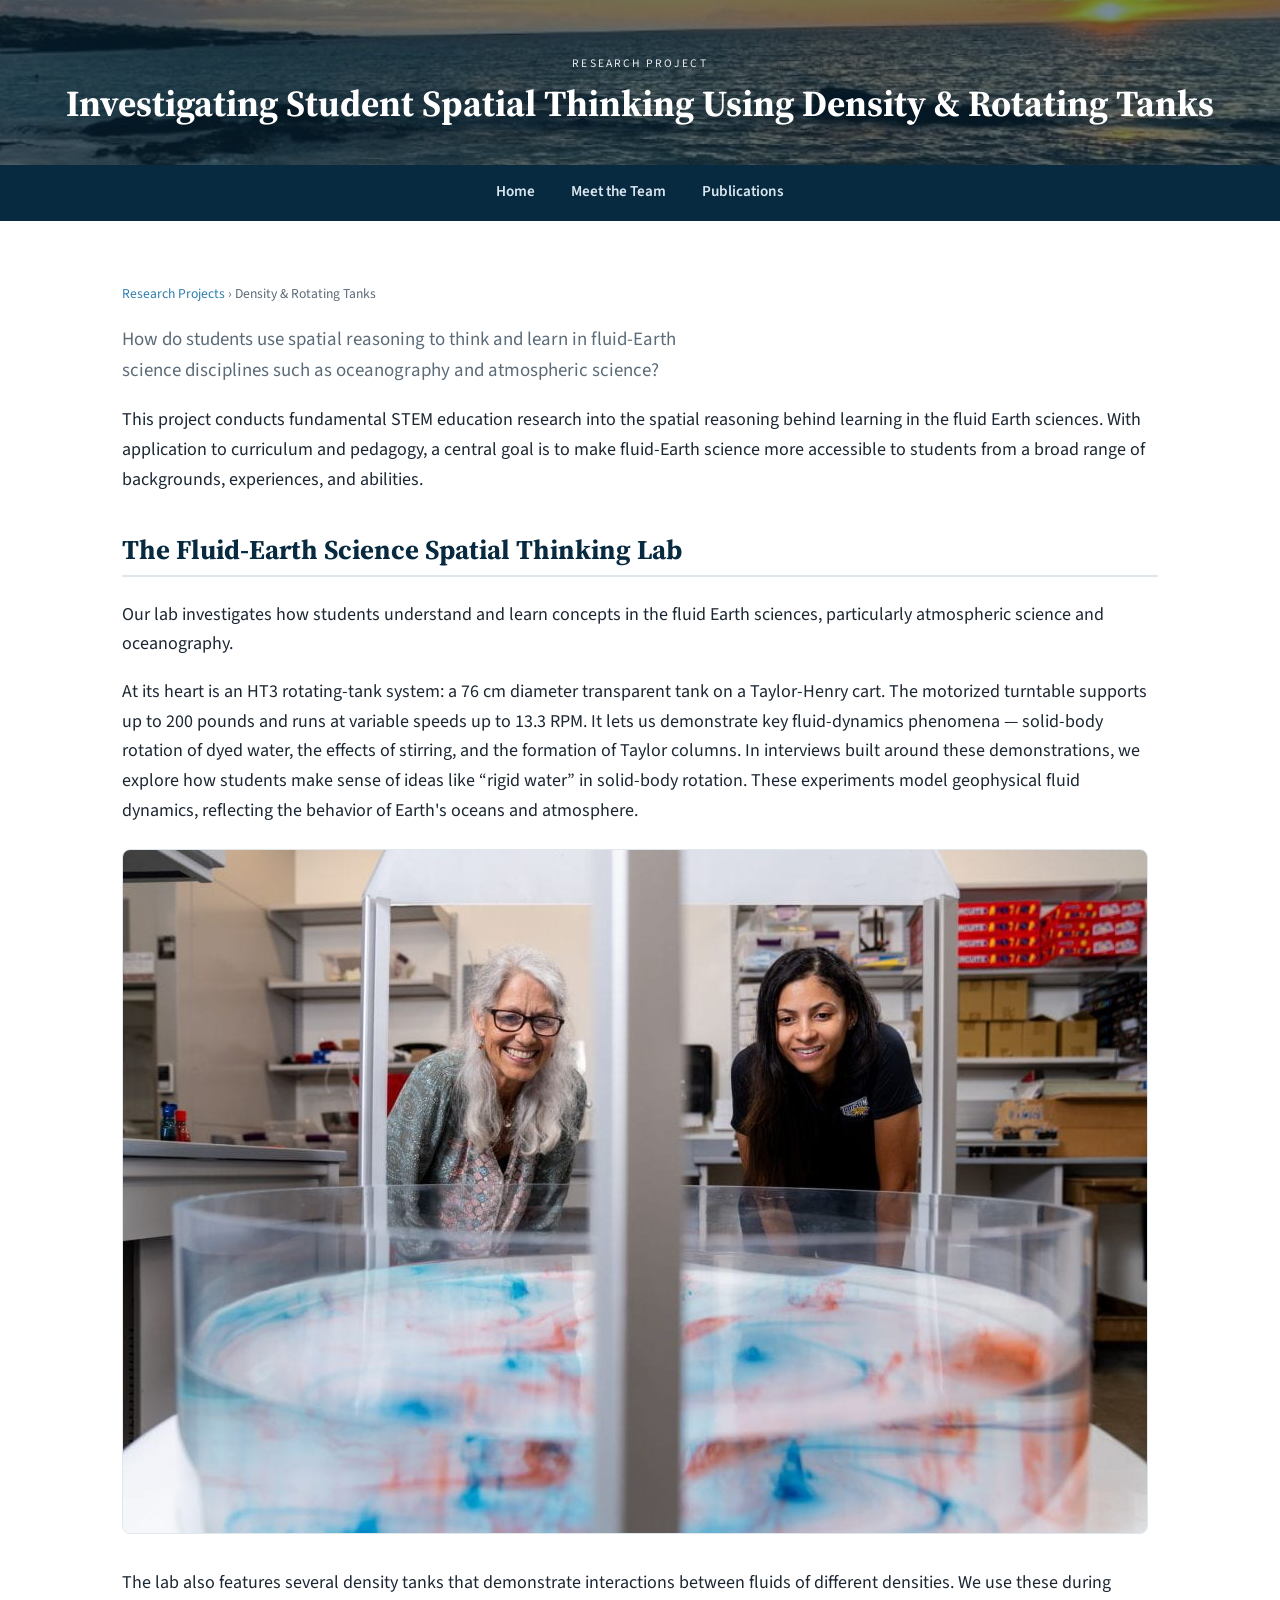
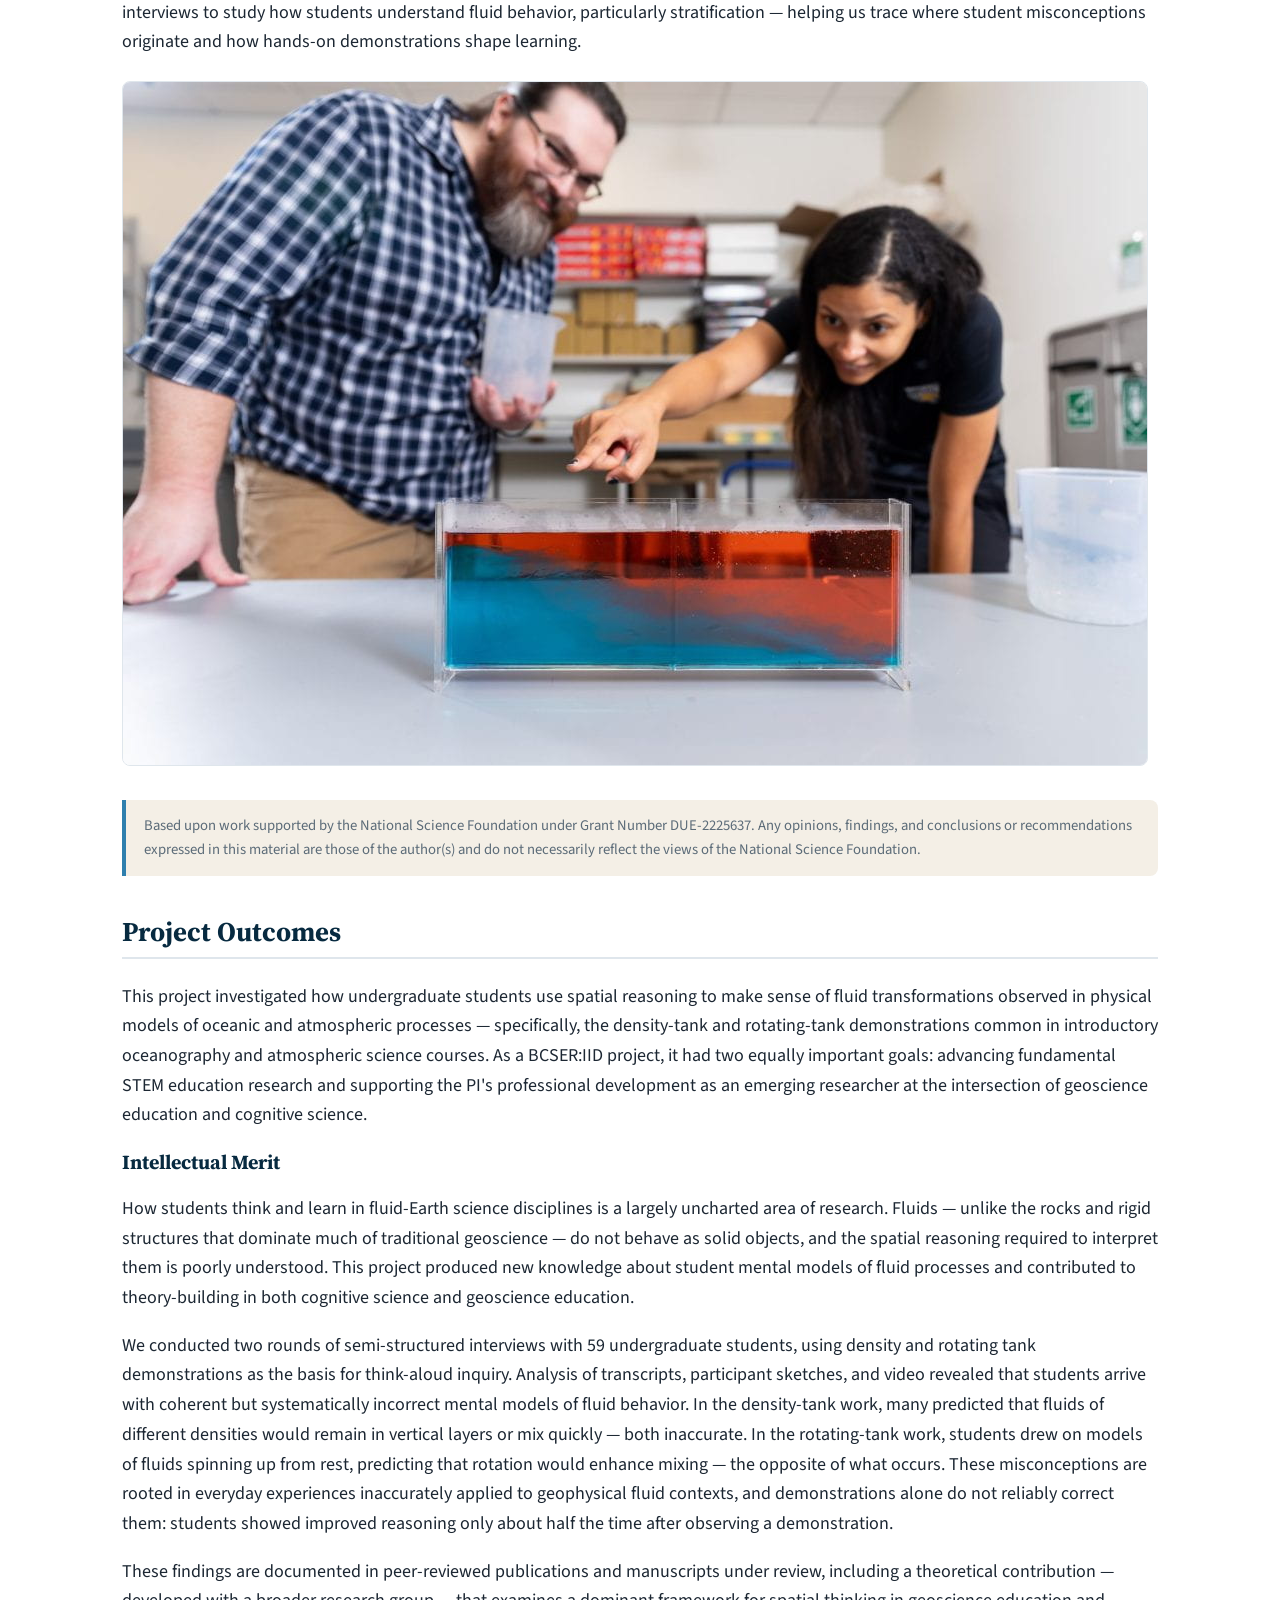
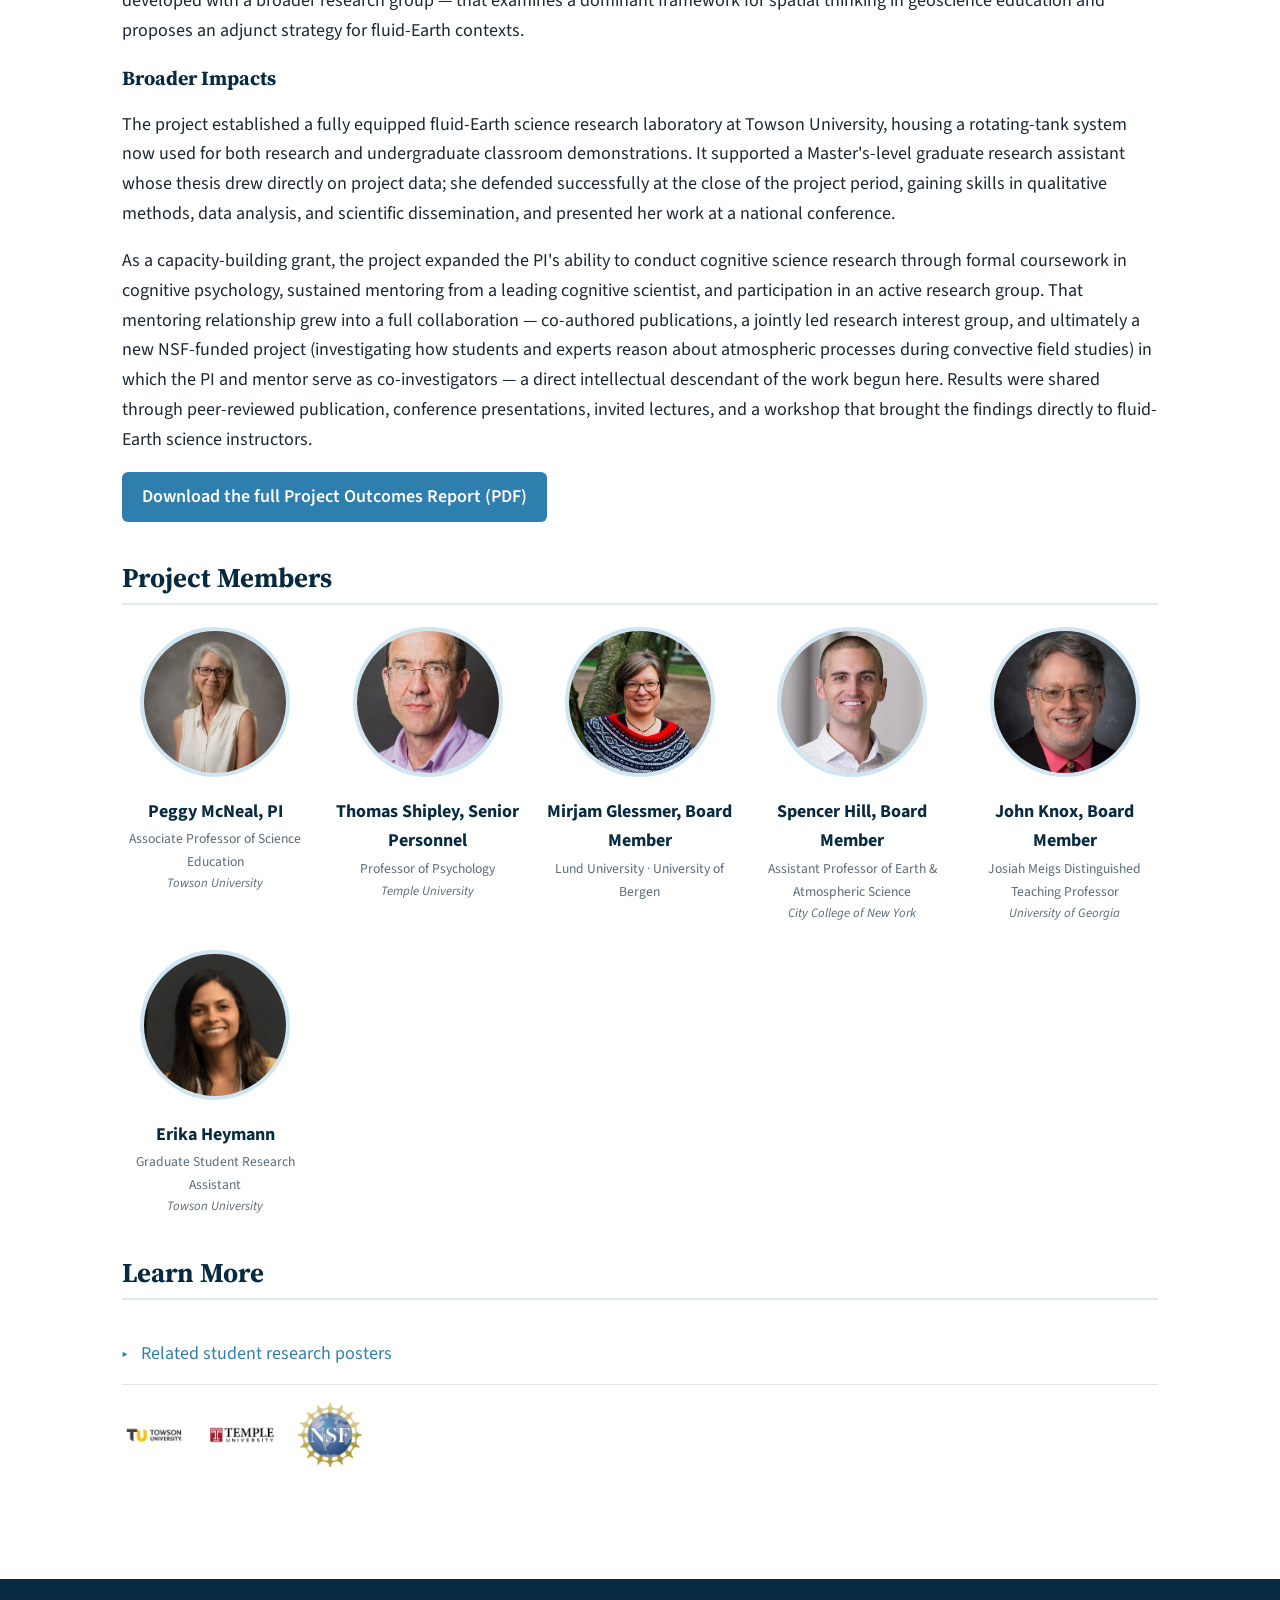
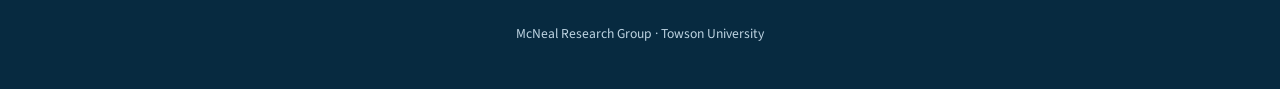
<file: density-tanks.html>
<!DOCTYPE html>
<html lang="en">
<head>
<meta charset="UTF-8">
<meta name="viewport" content="width=device-width, initial-scale=1">
<title>Density &amp; Rotating Tanks — McNeal Research Group</title>
<link href="https://fonts.googleapis.com/css2?family=Source+Sans+3:wght@400;600;700&family=Source+Serif+4:wght@600;700&display=swap" rel="stylesheet">
<link rel="stylesheet" href="style.css">
</head>
<body>
<header class="site-header">
  <p class="eyebrow">Research Project</p>
  <h1>Investigating Student Spatial Thinking Using Density &amp; Rotating Tanks</h1>
</header>
<nav class="main"><ul>
  <li><a href="index.html">Home</a></li>
  <li><a href="team.html">Meet the Team</a></li>
  <li><a href="publications.html">Publications</a></li>
</ul></nav>
<main>
  <p class="crumb"><a href="index.html#projects">Research Projects</a> &rsaquo; Density &amp; Rotating Tanks</p>
  <section>
    <p class="lead">How do students use spatial reasoning to think and learn in fluid-Earth science disciplines such as oceanography and atmospheric science?</p>
    <p>This project conducts fundamental STEM education research into the spatial reasoning behind learning in the fluid Earth sciences. With application to curriculum and pedagogy, a central goal is to make fluid-Earth science more accessible to students from a broad range of backgrounds, experiences, and abilities.</p>
  </section>

  <section>
    <h2>The Fluid-Earth Science Spatial Thinking Lab</h2>
    <p>Our lab investigates how students understand and learn concepts in the fluid Earth sciences, particularly atmospheric science and oceanography.</p>
    <p>At its heart is an HT3 rotating-tank system: a 76 cm diameter transparent tank on a Taylor-Henry cart. The motorized turntable supports up to 200 pounds and runs at variable speeds up to 13.3 RPM. It lets us demonstrate key fluid-dynamics phenomena &mdash; solid-body rotation of dyed water, the effects of stirring, and the formation of Taylor columns. In interviews built around these demonstrations, we explore how students make sense of ideas like &ldquo;rigid water&rdquo; in solid-body rotation. These experiments model geophysical fluid dynamics, reflecting the behavior of Earth's oceans and atmosphere.</p>
    <figure><img src="images/PAGS_20240712_AW_01271-1024x683.jpg" alt="Rotating tank demonstration"></figure>
    <p>The lab also features several density tanks that demonstrate interactions between fluids of different densities. We use these during interviews to study how students understand fluid behavior, particularly stratification &mdash; helping us trace where student misconceptions originate and how hands-on demonstrations shape learning.</p>
    <figure><img src="images/PAGS_20240712_AW_01331-1024x683.jpeg" alt="Density tank demonstration"></figure>
    <div class="note">Based upon work supported by the National Science Foundation under Grant Number DUE-2225637. Any opinions, findings, and conclusions or recommendations expressed in this material are those of the author(s) and do not necessarily reflect the views of the National Science Foundation.</div>
  </section>

  <section>
    <h2>Project Outcomes</h2>
    <p>This project investigated how undergraduate students use spatial reasoning to make sense of fluid transformations observed in physical models of oceanic and atmospheric processes &mdash; specifically, the density-tank and rotating-tank demonstrations common in introductory oceanography and atmospheric science courses. As a BCSER:IID project, it had two equally important goals: advancing fundamental STEM education research and supporting the PI's professional development as an emerging researcher at the intersection of geoscience education and cognitive science.</p>

    <h3>Intellectual Merit</h3>
    <p>How students think and learn in fluid-Earth science disciplines is a largely uncharted area of research. Fluids &mdash; unlike the rocks and rigid structures that dominate much of traditional geoscience &mdash; do not behave as solid objects, and the spatial reasoning required to interpret them is poorly understood. This project produced new knowledge about student mental models of fluid processes and contributed to theory-building in both cognitive science and geoscience education.</p>
    <p>We conducted two rounds of semi-structured interviews with 59 undergraduate students, using density and rotating tank demonstrations as the basis for think-aloud inquiry. Analysis of transcripts, participant sketches, and video revealed that students arrive with coherent but systematically incorrect mental models of fluid behavior. In the density-tank work, many predicted that fluids of different densities would remain in vertical layers or mix quickly &mdash; both inaccurate. In the rotating-tank work, students drew on models of fluids spinning up from rest, predicting that rotation would enhance mixing &mdash; the opposite of what occurs. These misconceptions are rooted in everyday experiences inaccurately applied to geophysical fluid contexts, and demonstrations alone do not reliably correct them: students showed improved reasoning only about half the time after observing a demonstration.</p>
    <p>These findings are documented in peer-reviewed publications and manuscripts under review, including a theoretical contribution &mdash; developed with a broader research group &mdash; that examines a dominant framework for spatial thinking in geoscience education and proposes an adjunct strategy for fluid-Earth contexts.</p>

    <h3>Broader Impacts</h3>
    <p>The project established a fully equipped fluid-Earth science research laboratory at Towson University, housing a rotating-tank system now used for both research and undergraduate classroom demonstrations. It supported a Master's-level graduate research assistant whose thesis drew directly on project data; she defended successfully at the close of the project period, gaining skills in qualitative methods, data analysis, and scientific dissemination, and presented her work at a national conference.</p>
    <p>As a capacity-building grant, the project expanded the PI's ability to conduct cognitive science research through formal coursework in cognitive psychology, sustained mentoring from a leading cognitive scientist, and participation in an active research group. That mentoring relationship grew into a full collaboration &mdash; co-authored publications, a jointly led research interest group, and ultimately a new NSF-funded project (investigating how students and experts reason about atmospheric processes during convective field studies) in which the PI and mentor serve as co-investigators &mdash; a direct intellectual descendant of the work begun here. Results were shared through peer-reviewed publication, conference presentations, invited lectures, and a workshop that brought the findings directly to fluid-Earth science instructors.</p>
    <p><a class="btn" href="docs/density-tanks-project-outcomes-report.pdf">Download the full Project Outcomes Report (PDF)</a></p>
  </section>

  <section>
    <h2>Project Members</h2>
    <div class="people">
      <div class="person"><img src="images/SV65887-768x768.jpg" alt="Peggy McNeal"><div class="name">Peggy McNeal, PI</div><div class="role">Associate Professor of Science Education</div><div class="aff">Towson University</div></div>
      <div class="person"><img src="images/Picture1-450ca870b1119871.jpg" alt="Thomas Shipley"><div class="name">Thomas Shipley, Senior Personnel</div><div class="role">Professor of Psychology</div><div class="aff">Temple University</div></div>
      <div class="person"><img src="images/mirjam.jpeg" alt="Mirjam Glessmer"><div class="name">Mirjam Glessmer, Board Member</div><div class="role">Lund University · University of Bergen</div></div>
      <div class="person"><img src="images/spencer.jpg" alt="Spencer Hill"><div class="name">Spencer Hill, Board Member</div><div class="role">Assistant Professor of Earth &amp; Atmospheric Science</div><div class="aff">City College of New York</div></div>
      <div class="person"><img src="images/johnknox.jpg" alt="John Knox"><div class="name">John Knox, Board Member</div><div class="role">Josiah Meigs Distinguished Teaching Professor</div><div class="aff">University of Georgia</div></div>
      <div class="person"><img src="images/Erika-4b652d5a0142591f.png" alt="Erika Heymann"><div class="name">Erika Heymann</div><div class="role">Graduate Student Research Assistant</div><div class="aff">Towson University</div></div>
    </div>
  </section>

  <section>
    <h2>Learn More</h2>
    <ul class="pub-list">
      <li><a href="draw-earth-scientist.html">Related student research posters</a></li>
    </ul>
    <div class="funders">
      <img src="images/towsonlogo-7b34cd394e85e635-300x300.jpg" alt="Towson University">
      <img src="images/TempleSquare-f09e3e096e8a61ab-300x300.png" alt="Temple University">
      <img src="images/nsf-logo_ba604992-ed6d-46a7-8f5b-151b1c3e17e3-dddbeee6bfff2a1c-300x300.jpg" alt="National Science Foundation">
    </div>
  </section>
</main>
<footer><p>McNeal Research Group · Towson University</p></footer>
</body>
</html>
</file>
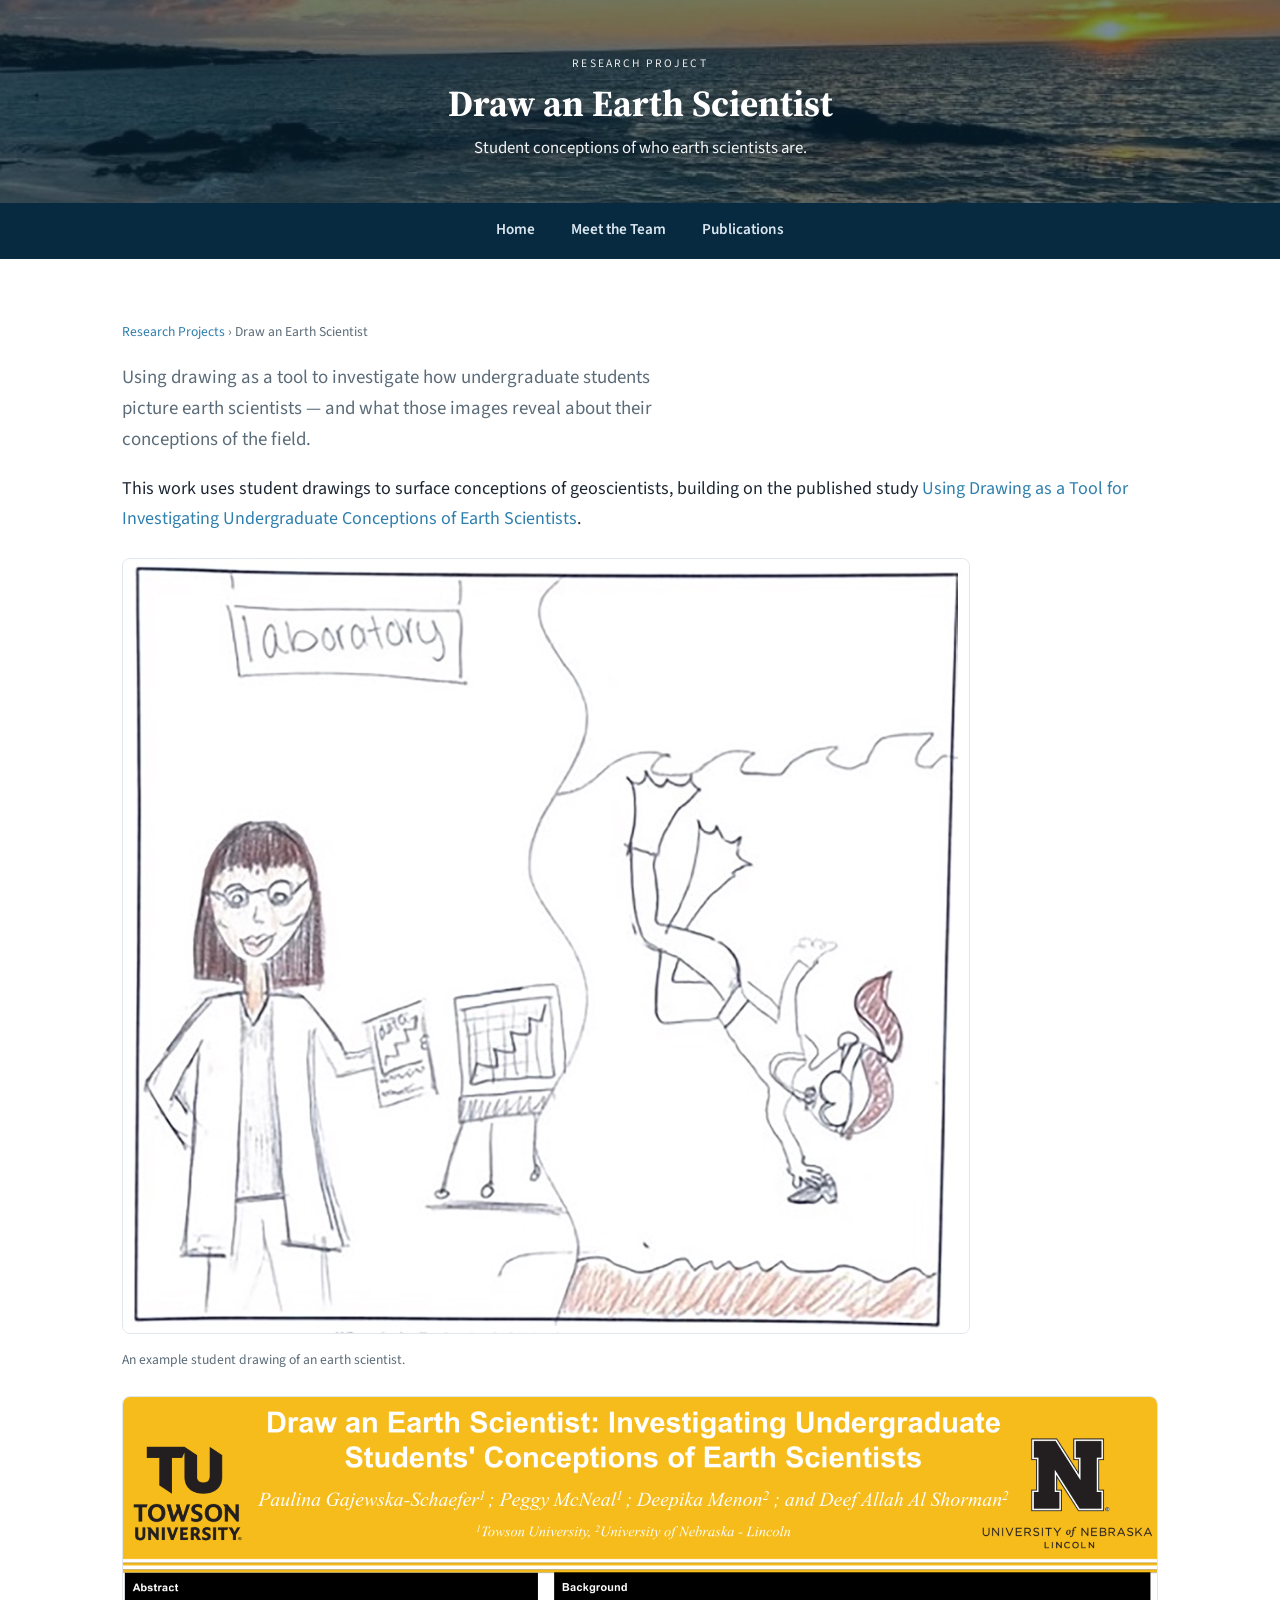
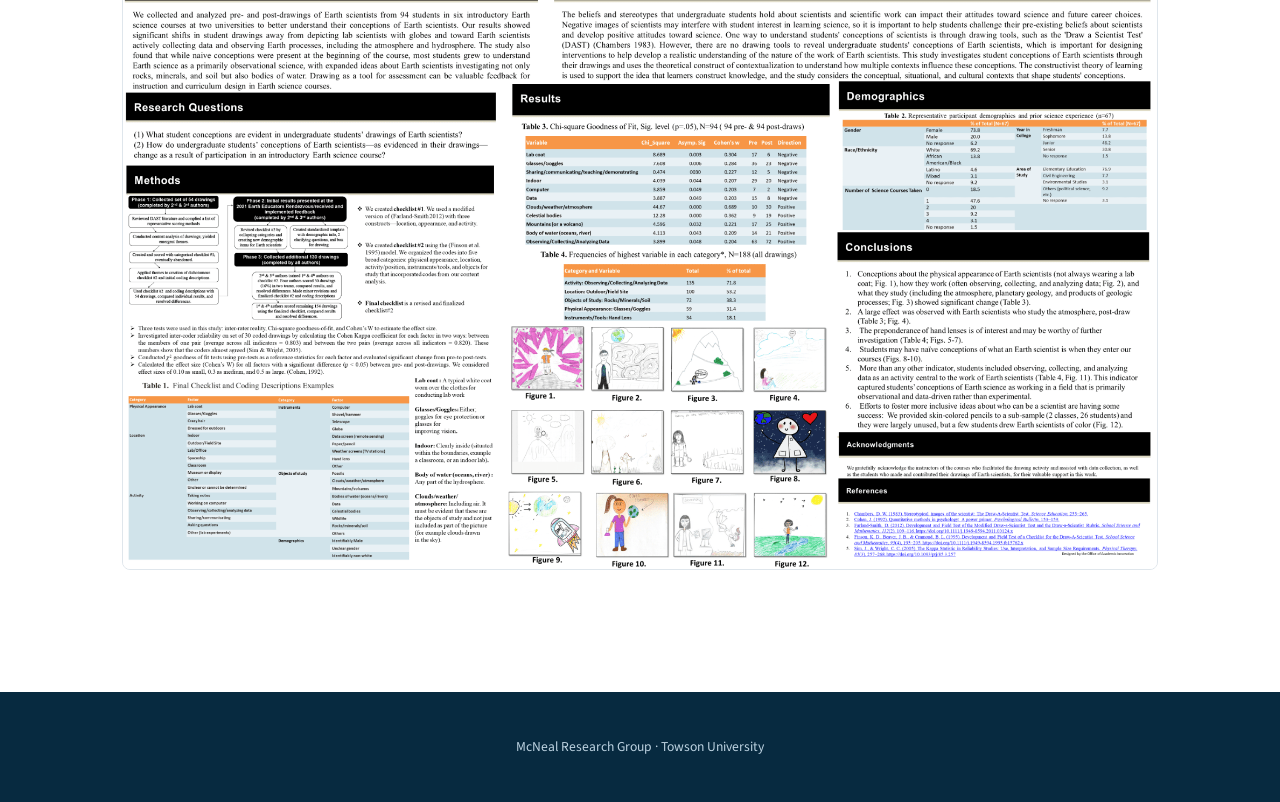
<file: draw-earth-scientist.html>
<!DOCTYPE html>
<html lang="en">
<head>
<meta charset="UTF-8">
<meta name="viewport" content="width=device-width, initial-scale=1">
<title>Draw an Earth Scientist — McNeal Research Group</title>
<link href="https://fonts.googleapis.com/css2?family=Source+Sans+3:wght@400;600;700&family=Source+Serif+4:wght@600;700&display=swap" rel="stylesheet">
<link rel="stylesheet" href="style.css">
</head>
<body>
<header class="site-header">
  <p class="eyebrow">Research Project</p>
  <h1>Draw an Earth Scientist</h1>
  <p class="tagline">Student conceptions of who earth scientists are.</p>
</header>
<nav class="main"><ul>
  <li><a href="index.html">Home</a></li>
  <li><a href="team.html">Meet the Team</a></li>
  <li><a href="publications.html">Publications</a></li>
</ul></nav>
<main>
  <p class="crumb"><a href="index.html#projects">Research Projects</a> &rsaquo; Draw an Earth Scientist</p>
  <section>
    <p class="lead">Using drawing as a tool to investigate how undergraduate students picture earth scientists &mdash; and what those images reveal about their conceptions of the field.</p>
    <p>This work uses student drawings to surface conceptions of geoscientists, building on the published study <a href="https://www.tandfonline.com/doi/full/10.1080/10899995.2023.2246346">Using Drawing as a Tool for Investigating Undergraduate Conceptions of Earth Scientists</a>.</p>
    <figure>
      <img src="images/draw-earth-scientist-drawing.jpg" alt="Student drawing of an earth scientist in a laboratory beside a figure diving into ocean waves">
      <figcaption>An example student drawing of an earth scientist.</figcaption>
    </figure>
    <figure><img src="images/Paulina_POSTER-FINAL-c411685a2389d7d8.png" alt="Research poster: Draw an Earth Scientist"></figure>
  </section>
</main>
<footer><p>McNeal Research Group · Towson University</p></footer>
</body>
</html>
</file>
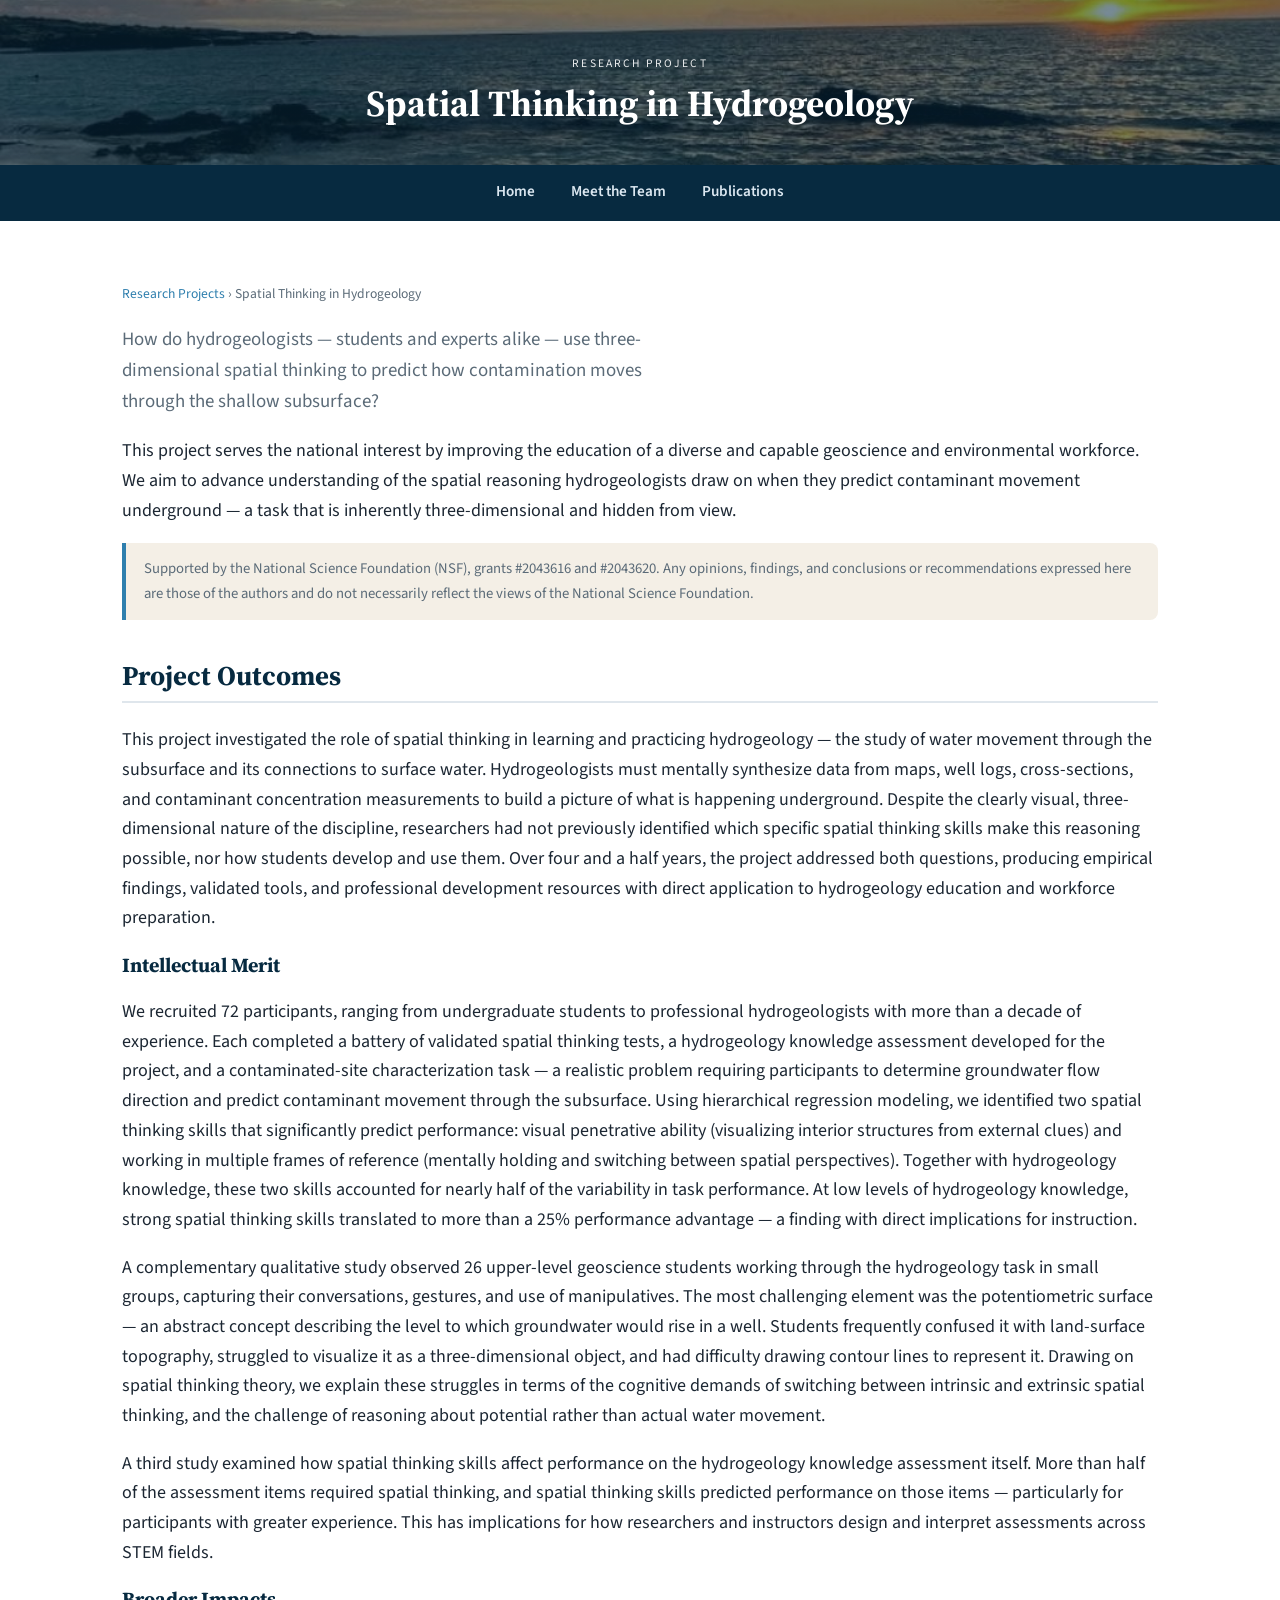
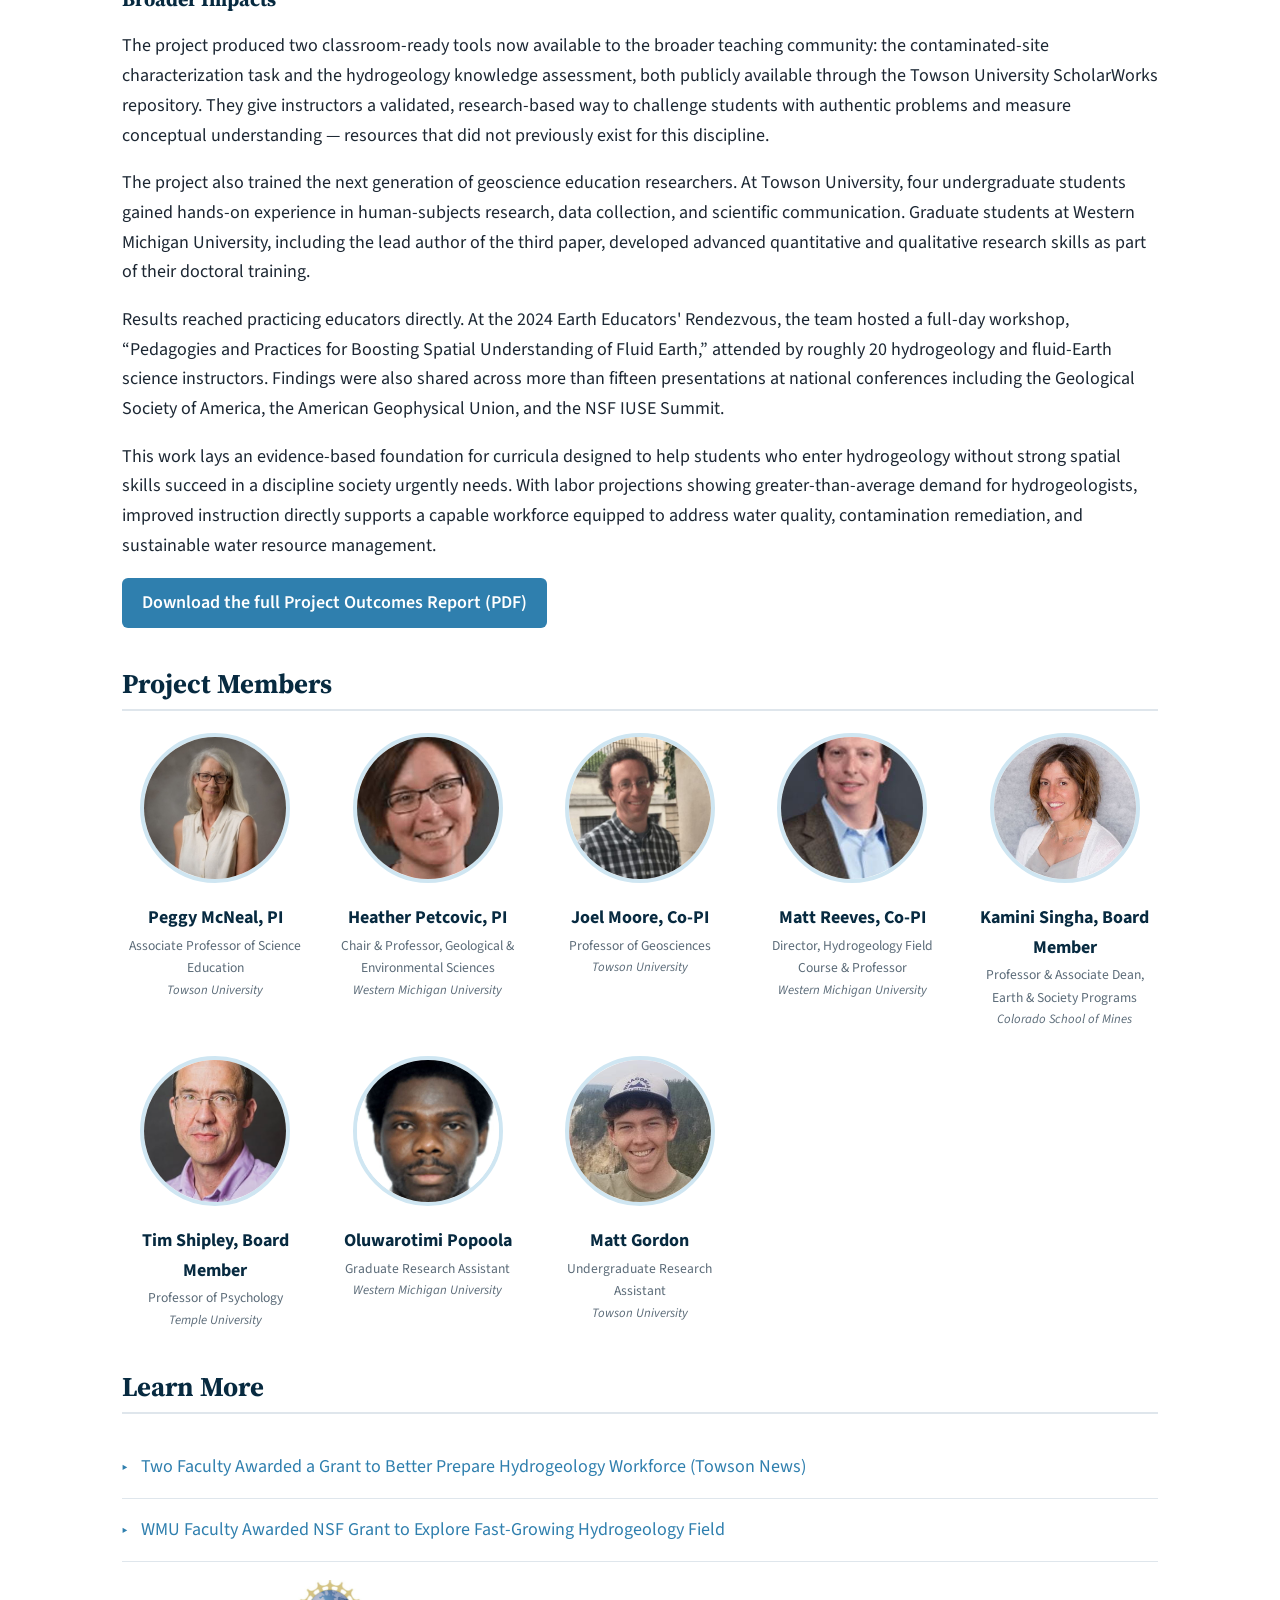
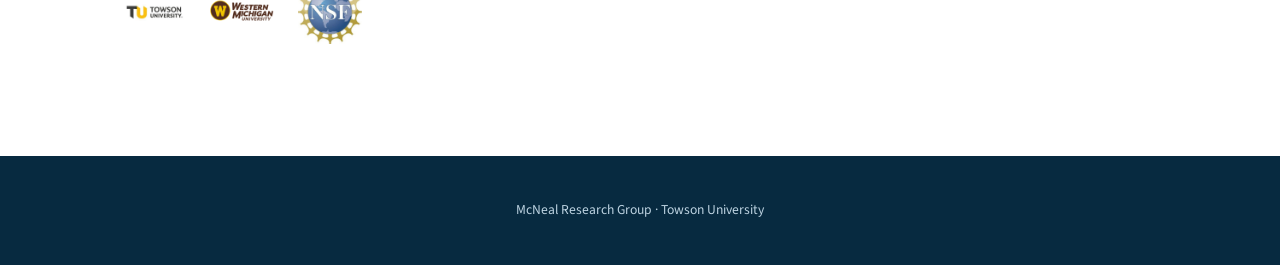
<file: hydrogeology.html>
<!DOCTYPE html>
<html lang="en">
<head>
<meta charset="UTF-8">
<meta name="viewport" content="width=device-width, initial-scale=1">
<title>Spatial Thinking in Hydrogeology — McNeal Research Group</title>
<link href="https://fonts.googleapis.com/css2?family=Source+Sans+3:wght@400;600;700&family=Source+Serif+4:wght@600;700&display=swap" rel="stylesheet">
<link rel="stylesheet" href="style.css">
</head>
<body>
<header class="site-header">
  <p class="eyebrow">Research Project</p>
  <h1>Spatial Thinking in Hydrogeology</h1>
</header>
<nav class="main"><ul>
  <li><a href="index.html">Home</a></li>
  <li><a href="team.html">Meet the Team</a></li>
  <li><a href="publications.html">Publications</a></li>
</ul></nav>
<main>
  <p class="crumb"><a href="index.html#projects">Research Projects</a> &rsaquo; Spatial Thinking in Hydrogeology</p>
  <section>
    <p class="lead">How do hydrogeologists &mdash; students and experts alike &mdash; use three-dimensional spatial thinking to predict how contamination moves through the shallow subsurface?</p>
    <p>This project serves the national interest by improving the education of a diverse and capable geoscience and environmental workforce. We aim to advance understanding of the spatial reasoning hydrogeologists draw on when they predict contaminant movement underground &mdash; a task that is inherently three-dimensional and hidden from view.</p>
    <div class="note">Supported by the National Science Foundation (NSF), grants #2043616 and #2043620. Any opinions, findings, and conclusions or recommendations expressed here are those of the authors and do not necessarily reflect the views of the National Science Foundation.</div>
  </section>

  <section>
    <h2>Project Outcomes</h2>
    <p>This project investigated the role of spatial thinking in learning and practicing hydrogeology &mdash; the study of water movement through the subsurface and its connections to surface water. Hydrogeologists must mentally synthesize data from maps, well logs, cross-sections, and contaminant concentration measurements to build a picture of what is happening underground. Despite the clearly visual, three-dimensional nature of the discipline, researchers had not previously identified which specific spatial thinking skills make this reasoning possible, nor how students develop and use them. Over four and a half years, the project addressed both questions, producing empirical findings, validated tools, and professional development resources with direct application to hydrogeology education and workforce preparation.</p>

    <h3>Intellectual Merit</h3>
    <p>We recruited 72 participants, ranging from undergraduate students to professional hydrogeologists with more than a decade of experience. Each completed a battery of validated spatial thinking tests, a hydrogeology knowledge assessment developed for the project, and a contaminated-site characterization task &mdash; a realistic problem requiring participants to determine groundwater flow direction and predict contaminant movement through the subsurface. Using hierarchical regression modeling, we identified two spatial thinking skills that significantly predict performance: visual penetrative ability (visualizing interior structures from external clues) and working in multiple frames of reference (mentally holding and switching between spatial perspectives). Together with hydrogeology knowledge, these two skills accounted for nearly half of the variability in task performance. At low levels of hydrogeology knowledge, strong spatial thinking skills translated to more than a 25% performance advantage &mdash; a finding with direct implications for instruction.</p>
    <p>A complementary qualitative study observed 26 upper-level geoscience students working through the hydrogeology task in small groups, capturing their conversations, gestures, and use of manipulatives. The most challenging element was the potentiometric surface &mdash; an abstract concept describing the level to which groundwater would rise in a well. Students frequently confused it with land-surface topography, struggled to visualize it as a three-dimensional object, and had difficulty drawing contour lines to represent it. Drawing on spatial thinking theory, we explain these struggles in terms of the cognitive demands of switching between intrinsic and extrinsic spatial thinking, and the challenge of reasoning about potential rather than actual water movement.</p>
    <p>A third study examined how spatial thinking skills affect performance on the hydrogeology knowledge assessment itself. More than half of the assessment items required spatial thinking, and spatial thinking skills predicted performance on those items &mdash; particularly for participants with greater experience. This has implications for how researchers and instructors design and interpret assessments across STEM fields.</p>

    <h3>Broader Impacts</h3>
    <p>The project produced two classroom-ready tools now available to the broader teaching community: the contaminated-site characterization task and the hydrogeology knowledge assessment, both publicly available through the Towson University ScholarWorks repository. They give instructors a validated, research-based way to challenge students with authentic problems and measure conceptual understanding &mdash; resources that did not previously exist for this discipline.</p>
    <p>The project also trained the next generation of geoscience education researchers. At Towson University, four undergraduate students gained hands-on experience in human-subjects research, data collection, and scientific communication. Graduate students at Western Michigan University, including the lead author of the third paper, developed advanced quantitative and qualitative research skills as part of their doctoral training.</p>
    <p>Results reached practicing educators directly. At the 2024 Earth Educators' Rendezvous, the team hosted a full-day workshop, &ldquo;Pedagogies and Practices for Boosting Spatial Understanding of Fluid Earth,&rdquo; attended by roughly 20 hydrogeology and fluid-Earth science instructors. Findings were also shared across more than fifteen presentations at national conferences including the Geological Society of America, the American Geophysical Union, and the NSF IUSE Summit.</p>
    <p>This work lays an evidence-based foundation for curricula designed to help students who enter hydrogeology without strong spatial skills succeed in a discipline society urgently needs. With labor projections showing greater-than-average demand for hydrogeologists, improved instruction directly supports a capable workforce equipped to address water quality, contamination remediation, and sustainable water resource management.</p>
    <p><a class="btn" href="docs/hydrogeology-project-outcomes-report.pdf">Download the full Project Outcomes Report (PDF)</a></p>
  </section>

  <section>
    <h2>Project Members</h2>
    <div class="people">
      <div class="person"><img src="images/SV65887-768x768.jpg" alt="Peggy McNeal"><div class="name">Peggy McNeal, PI</div><div class="role">Associate Professor of Science Education</div><div class="aff">Towson University</div></div>
      <div class="person"><img src="images/Heather-Petcovic-2-83a14b894fda05b8.jpg" alt="Heather Petcovic"><div class="name">Heather Petcovic, PI</div><div class="role">Chair &amp; Professor, Geological &amp; Environmental Sciences</div><div class="aff">Western Michigan University</div></div>
      <div class="person"><img src="images/Joel-Moore-2-7c0db7847176ab34.jpg" alt="Joel Moore"><div class="name">Joel Moore, Co-PI</div><div class="role">Professor of Geosciences</div><div class="aff">Towson University</div></div>
      <div class="person"><img src="images/Matt-Reeves-2-199x300-0075f179fffa20bf.jpg" alt="Matt Reeves"><div class="name">Matt Reeves, Co-PI</div><div class="role">Director, Hydrogeology Field Course &amp; Professor</div><div class="aff">Western Michigan University</div></div>
      <div class="person"><img src="images/singha01-2-63e2d64a0924b74f.jpg" alt="Kamini Singha"><div class="name">Kamini Singha, Board Member</div><div class="role">Professor &amp; Associate Dean, Earth &amp; Society Programs</div><div class="aff">Colorado School of Mines</div></div>
      <div class="person"><img src="images/Picture1-450ca870b1119871.jpg" alt="Tim Shipley"><div class="name">Tim Shipley, Board Member</div><div class="role">Professor of Psychology</div><div class="aff">Temple University</div></div>
      <div class="person"><img src="images/Oluwarotimi-Popoola-2-010ed42ccef79d87.jpg" alt="Oluwarotimi Popoola"><div class="name">Oluwarotimi Popoola</div><div class="role">Graduate Research Assistant</div><div class="aff">Western Michigan University</div></div>
      <div class="person"><img src="images/20220216_153416-267x300-4ac6b45e93f11e69-e1716951192477.jpg" alt="Matt Gordon"><div class="name">Matt Gordon</div><div class="role">Undergraduate Research Assistant</div><div class="aff">Towson University</div></div>
    </div>
  </section>

  <section>
    <h2>Learn More</h2>
    <ul class="pub-list">
      <li><a href="docs/towson-news-hydrogeology-grant-2021.pdf">Two Faculty Awarded a Grant to Better Prepare Hydrogeology Workforce (Towson News)</a></li>
      <li><a href="https://wmich.edu/news/2021/01/62867">WMU Faculty Awarded NSF Grant to Explore Fast-Growing Hydrogeology Field</a></li>
    </ul>
    <div class="funders">
      <img src="images/towsonlogo-7b34cd394e85e635-300x300.jpg" alt="Towson University">
      <img src="images/westernlogo-80641f2929349a17-300x300.png" alt="Western Michigan University">
      <img src="images/nsf-logo_ba604992-ed6d-46a7-8f5b-151b1c3e17e3-dddbeee6bfff2a1c-300x300.jpg" alt="National Science Foundation">
    </div>
  </section>
</main>
<footer><p>McNeal Research Group · Towson University</p></footer>
</body>
</html>
</file>
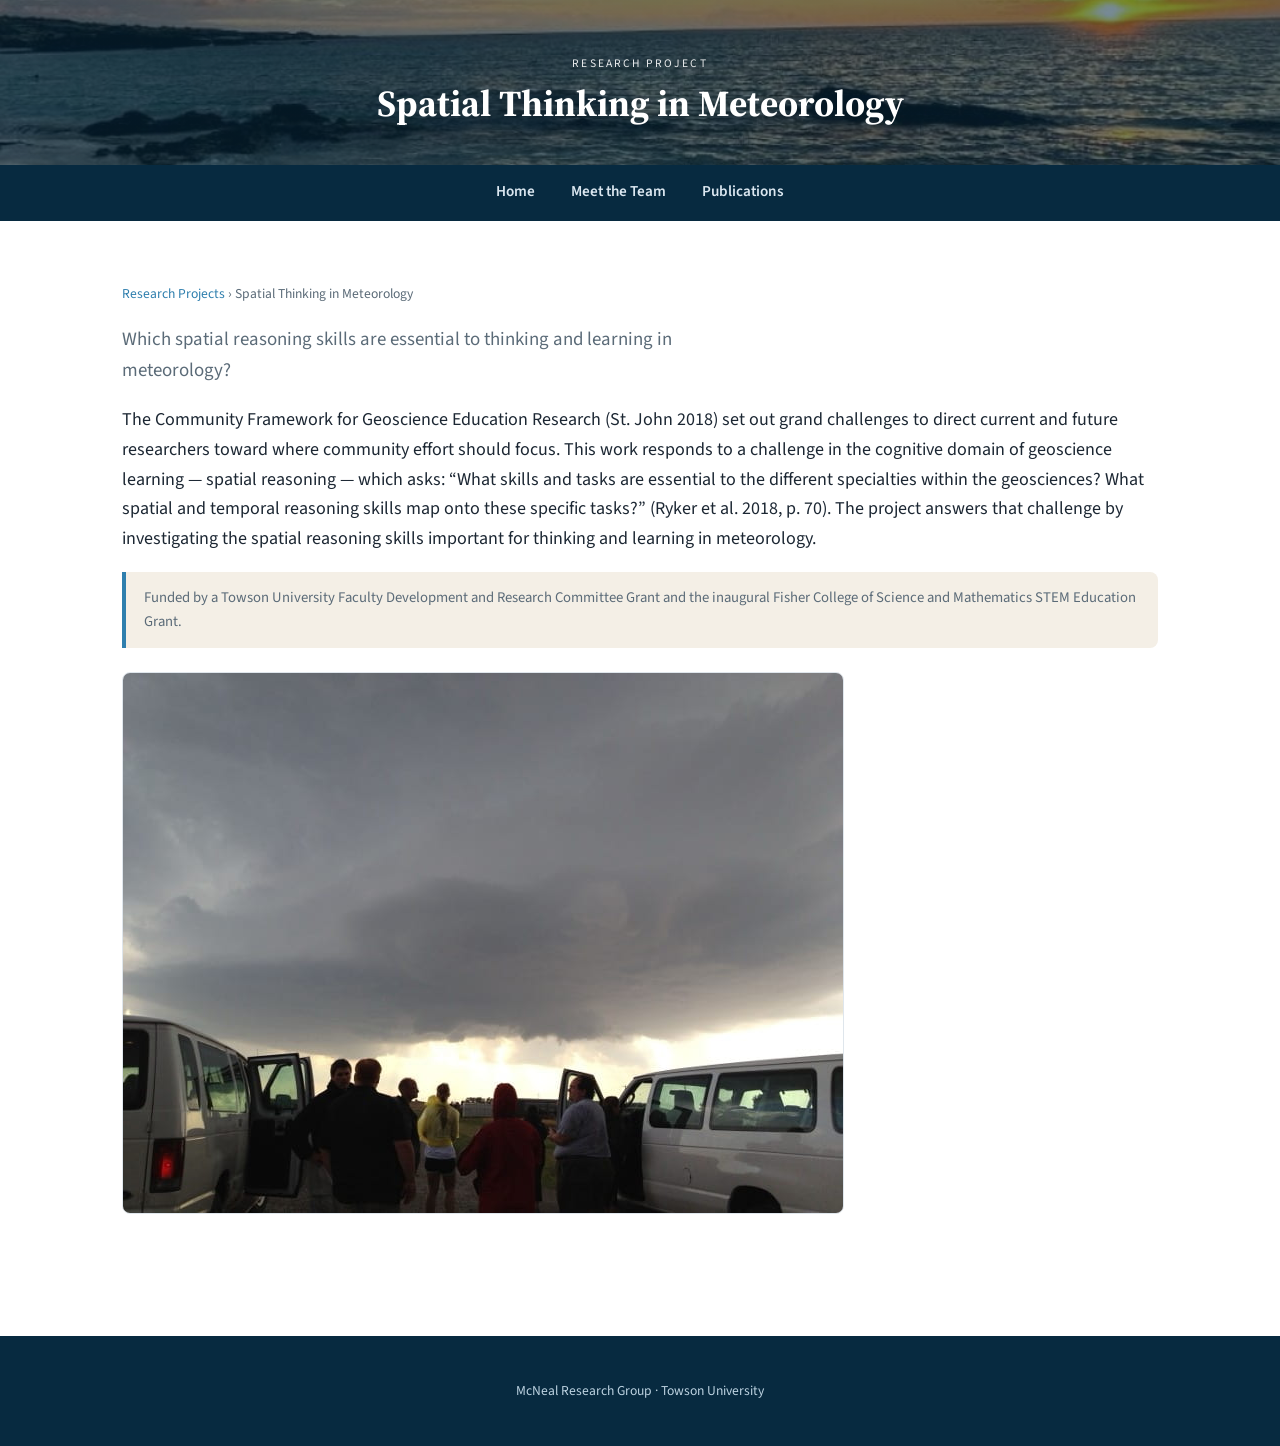
<file: meteorology.html>
<!DOCTYPE html>
<html lang="en">
<head>
<meta charset="UTF-8">
<meta name="viewport" content="width=device-width, initial-scale=1">
<title>Spatial Thinking in Meteorology — McNeal Research Group</title>
<link href="https://fonts.googleapis.com/css2?family=Source+Sans+3:wght@400;600;700&family=Source+Serif+4:wght@600;700&display=swap" rel="stylesheet">
<link rel="stylesheet" href="style.css">
</head>
<body>
<header class="site-header">
  <p class="eyebrow">Research Project</p>
  <h1>Spatial Thinking in Meteorology</h1>
</header>
<nav class="main"><ul>
  <li><a href="index.html">Home</a></li>
  <li><a href="team.html">Meet the Team</a></li>
  <li><a href="publications.html">Publications</a></li>
</ul></nav>
<main>
  <p class="crumb"><a href="index.html#projects">Research Projects</a> &rsaquo; Spatial Thinking in Meteorology</p>
  <section>
    <p class="lead">Which spatial reasoning skills are essential to thinking and learning in meteorology?</p>
    <p>The Community Framework for Geoscience Education Research (St. John 2018) set out grand challenges to direct current and future researchers toward where community effort should focus. This work responds to a challenge in the cognitive domain of geoscience learning &mdash; spatial reasoning &mdash; which asks: &ldquo;What skills and tasks are essential to the different specialties within the geosciences? What spatial and temporal reasoning skills map onto these specific tasks?&rdquo; (Ryker et al. 2018, p.&nbsp;70). The project answers that challenge by investigating the spatial reasoning skills important for thinking and learning in meteorology.</p>
    <div class="note">Funded by a Towson University Faculty Development and Research Committee Grant and the inaugural Fisher College of Science and Mathematics STEM Education Grant.</div>
    <figure><img src="images/Stormchasing.jpg" alt="Storm chasing field work"></figure>
  </section>
</main>
<footer><p>McNeal Research Group · Towson University</p></footer>
</body>
</html>
</file>
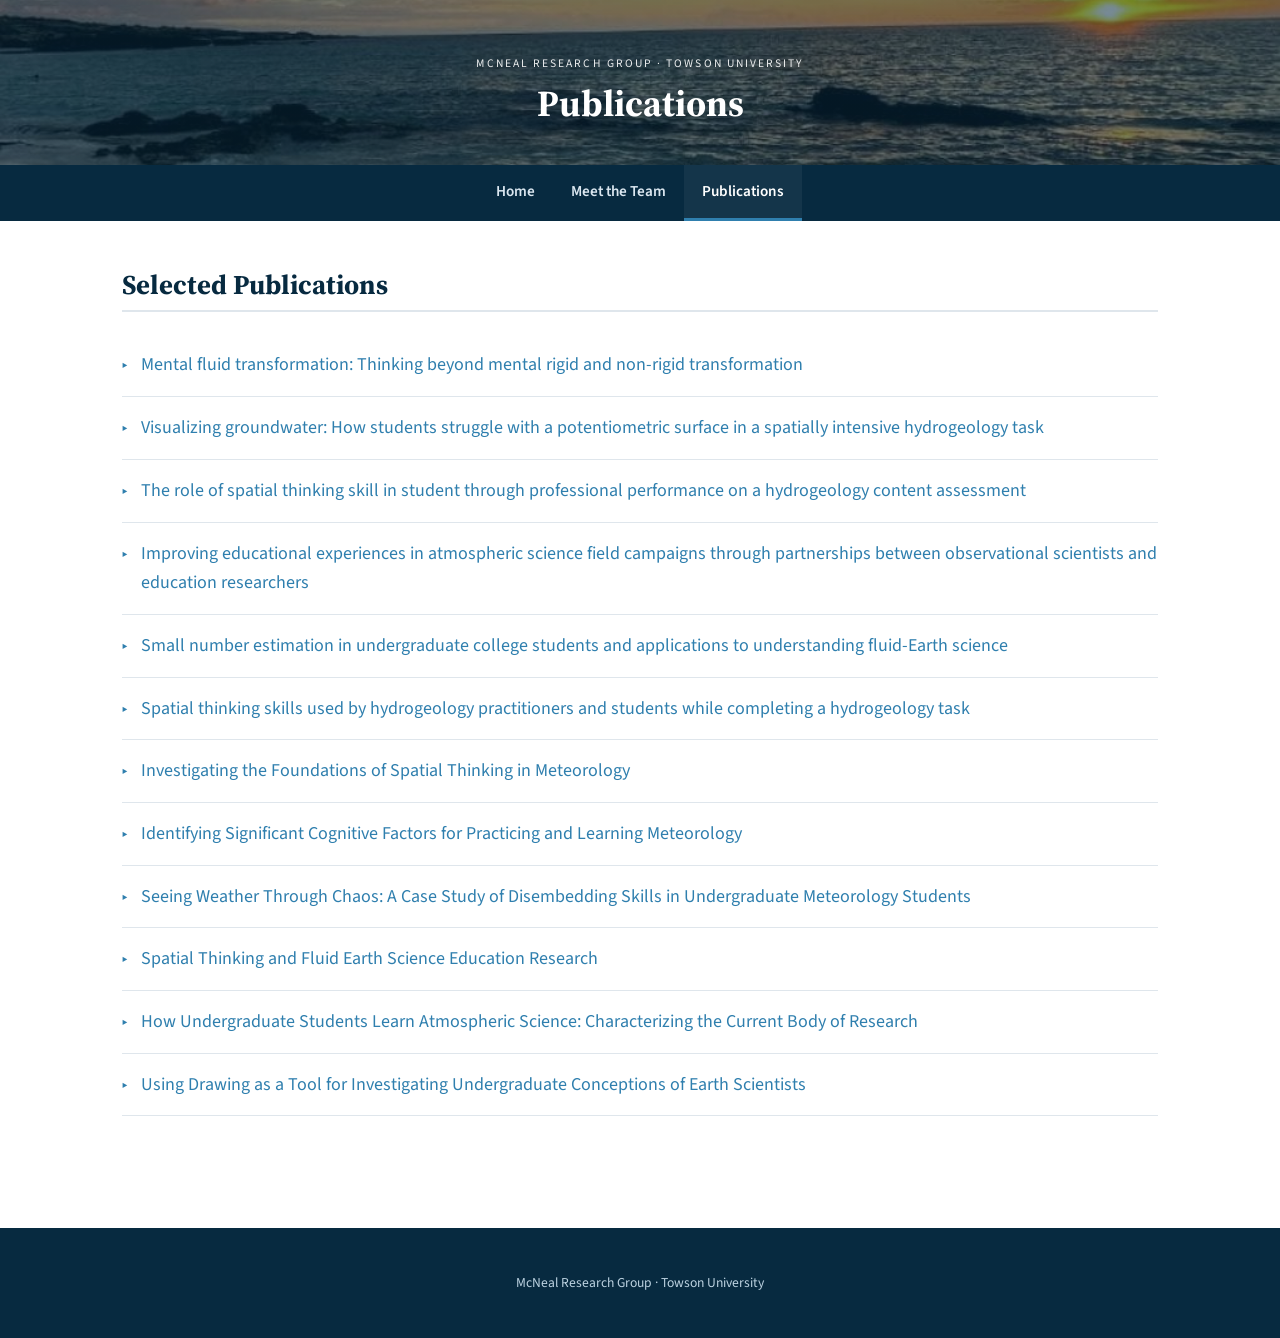
<file: publications.html>
<!DOCTYPE html>
<html lang="en">
<head>
<meta charset="UTF-8">
<meta name="viewport" content="width=device-width, initial-scale=1">
<title>Selected Publications — McNeal Research Group</title>
<link href="https://fonts.googleapis.com/css2?family=Source+Sans+3:wght@400;600;700&family=Source+Serif+4:wght@600;700&display=swap" rel="stylesheet">
<link rel="stylesheet" href="style.css">
</head>
<body>
<header class="site-header">
  <p class="eyebrow">McNeal Research Group · Towson University</p>
  <h1>Publications</h1>
</header>
<nav class="main"><ul>
  <li><a href="index.html">Home</a></li>
  <li><a href="team.html">Meet the Team</a></li>
  <li><a href="publications.html" class="active">Publications</a></li>
</ul></nav>
<main>
  <section>
    <h2>Selected Publications</h2>
    <ul class="pub-list">
      <li><a href="https://doi.org/10.3390/educsci16081280">Mental fluid transformation: Thinking beyond mental rigid and non-rigid transformation</a></li>
      <li><a href="https://doi.org/10.1080/10899995.2026.2654375">Visualizing groundwater: How students struggle with a potentiometric surface in a spatially intensive hydrogeology task</a></li>
      <li><a href="https://doi.org/10.1080/10899995.2026.2642895">The role of spatial thinking skill in student through professional performance on a hydrogeology content assessment</a></li>
      <li><a href="https://doi.org/10.1175/bams-d-25-0318.1">Improving educational experiences in atmospheric science field campaigns through partnerships between observational scientists and education researchers</a></li>
      <li><a href="https://doi.org/10.1080/10899995.2025.2600900">Small number estimation in undergraduate college students and applications to understanding fluid-Earth science</a></li>
      <li><a href="https://rdcu.be/dYakd">Spatial thinking skills used by hydrogeology practitioners and students while completing a hydrogeology task</a></li>
      <li><a href="https://www.tandfonline.com/doi/full/10.1080/10899995.2018.1483119">Investigating the Foundations of Spatial Thinking in Meteorology</a></li>
      <li><a href="http://nwafiles.nwas.org/jom/articles/2019/2019-JOM1/2019-JOM1.pdf">Identifying Significant Cognitive Factors for Practicing and Learning Meteorology</a></li>
      <li><a href="https://journals.ametsoc.org/view/journals/bams/100/6/bams-d-18-0015.1.xml?tab_body=supplementary-materials">Seeing Weather Through Chaos: A Case Study of Disembedding Skills in Undergraduate Meteorology Students</a></li>
      <li><a href="https://www.tandfonline.com/doi/full/10.1080/10899995.2020.1768007">Spatial Thinking and Fluid Earth Science Education Research</a></li>
      <li><a href="https://journals.ametsoc.org/view/journals/bams/103/2/BAMS-D-20-0023.1.xml">How Undergraduate Students Learn Atmospheric Science: Characterizing the Current Body of Research</a></li>
      <li><a href="https://www.tandfonline.com/doi/full/10.1080/10899995.2023.2246346">Using Drawing as a Tool for Investigating Undergraduate Conceptions of Earth Scientists</a></li>
    </ul>
  </section>
</main>
<footer><p>McNeal Research Group · Towson University</p></footer>
</body>
</html>
</file>
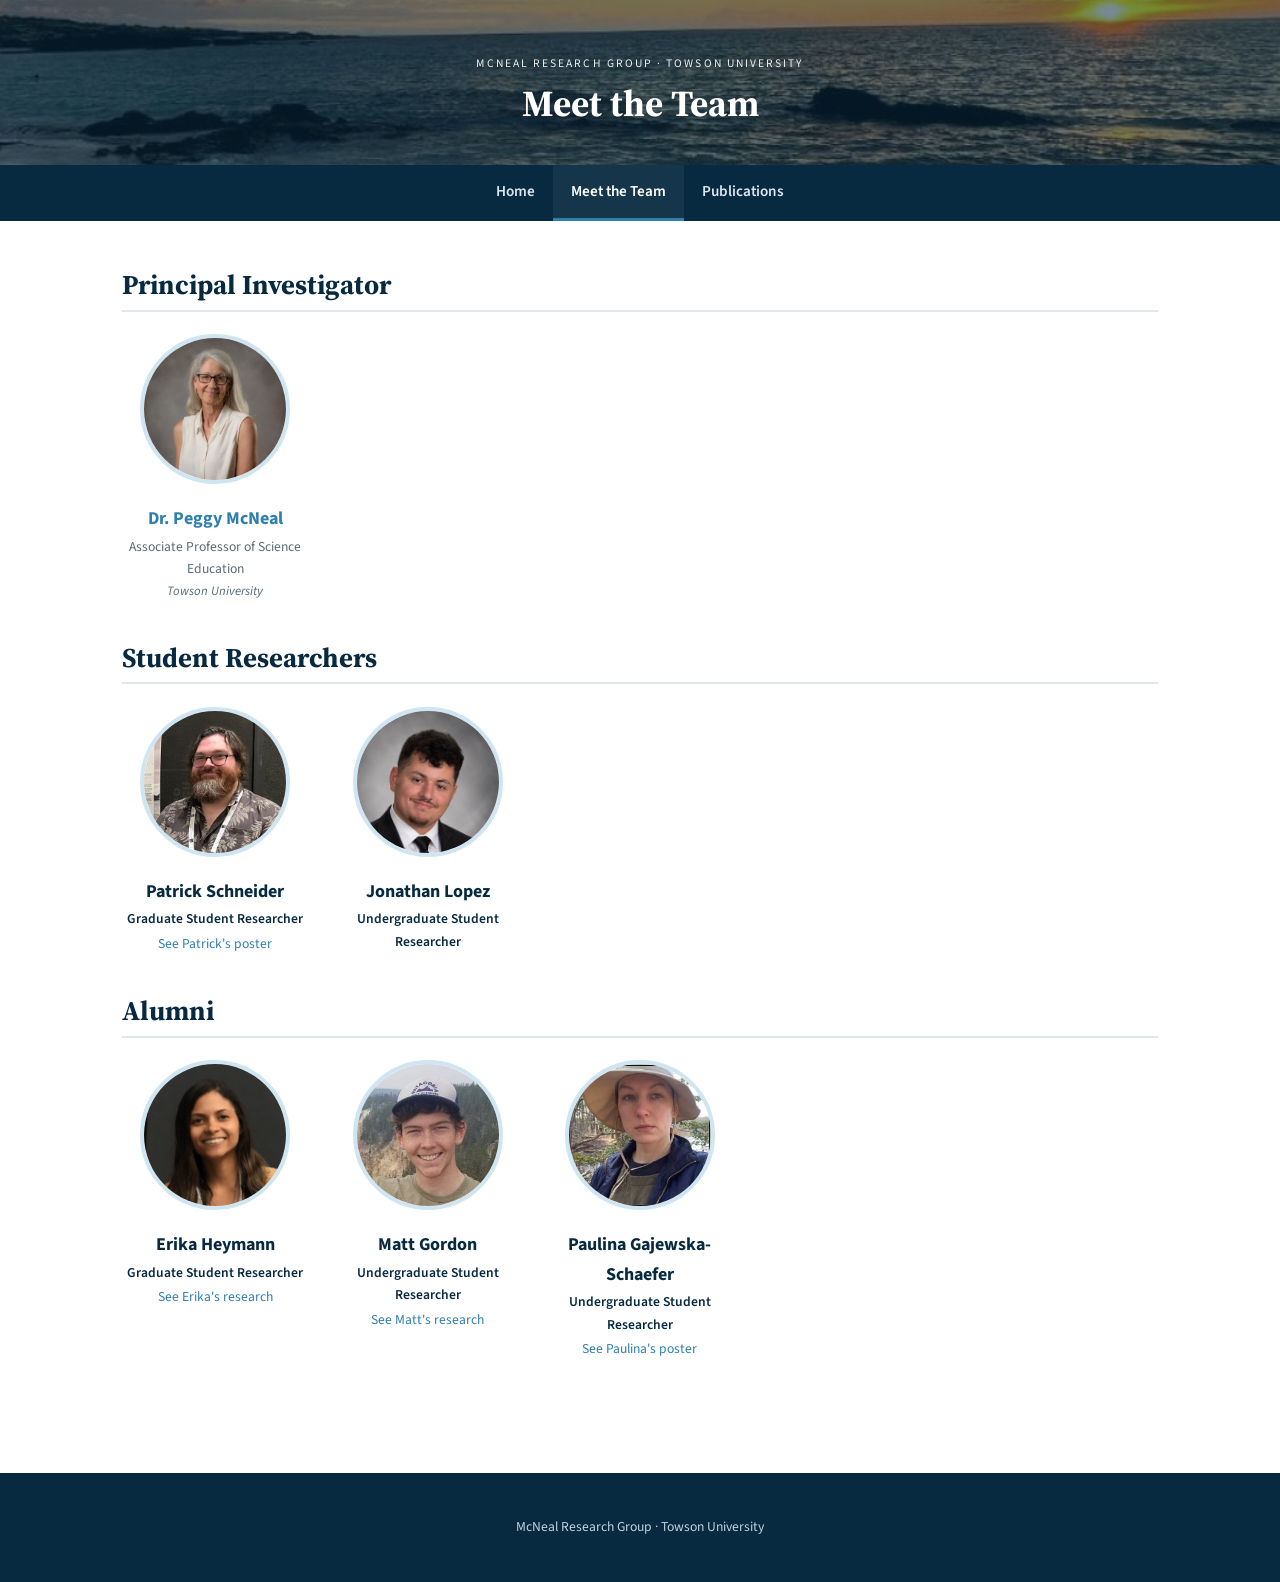
<file: team.html>
<!DOCTYPE html>
<html lang="en">
<head>
<meta charset="UTF-8">
<meta name="viewport" content="width=device-width, initial-scale=1">
<title>Meet the Team — McNeal Research Group</title>
<link href="https://fonts.googleapis.com/css2?family=Source+Sans+3:wght@400;600;700&family=Source+Serif+4:wght@600;700&display=swap" rel="stylesheet">
<link rel="stylesheet" href="style.css">
</head>
<body>
<header class="site-header">
  <p class="eyebrow">McNeal Research Group · Towson University</p>
  <h1>Meet the Team</h1>
</header>
<nav class="main"><ul>
  <li><a href="index.html">Home</a></li>
  <li><a href="team.html" class="active">Meet the Team</a></li>
  <li><a href="publications.html">Publications</a></li>
</ul></nav>
<main>
  <section>
    <h2>Principal Investigator</h2>
    <div class="people">
      <div class="person">
        <img src="images/SV65887-768x768.jpg" alt="Dr. Peggy McNeal">
        <div class="name"><a href="https://www.towson.edu/fcsm/departments/physics/facultystaff/pmcneal.html">Dr. Peggy McNeal</a></div>
        <div class="role">Associate Professor of Science Education</div>
        <div class="aff">Towson University</div>
      </div>
    </div>
  </section>

  <section>
    <h2>Student Researchers</h2>
    <div class="people">
      <div class="person">
        <img src="images/selfie-768x768.jpg" alt="Patrick Schneider">
        <div class="name">Patrick Schneider</div>
        <div class="title">Graduate Student Researcher</div>
        <div class="role"><a href="posters/poster-cognition-2.pdf">See Patrick's poster</a></div>
      </div>
      <div class="person">
        <img src="images/Jonathan-Lopez.jpg" alt="Jonathan Lopez">
        <div class="name">Jonathan Lopez</div>
        <div class="title">Undergraduate Student Researcher</div>
      </div>
    </div>
  </section>

  <section>
    <h2>Alumni</h2>
    <div class="people">
      <div class="person">
        <img src="images/Erika-4b652d5a0142591f.png" alt="Erika Heymann">
        <div class="name">Erika Heymann</div>
        <div class="title">Graduate Student Researcher</div>
        <div class="role"><a href="density-tanks.html">See Erika's research</a></div>
      </div>
      <div class="person">
        <img src="images/20220216_153416-267x300-4ac6b45e93f11e69-e1716951192477.jpg" alt="Matt Gordon">
        <div class="name">Matt Gordon</div>
        <div class="title">Undergraduate Student Researcher</div>
        <div class="role"><a href="hydrogeology.html">See Matt's research</a></div>
      </div>
      <div class="person">
        <img src="images/Paulina-49f80c095d81d80e.jpg" alt="Paulina Gajewska-Schaefer">
        <div class="name">Paulina Gajewska-Schaefer</div>
        <div class="title">Undergraduate Student Researcher</div>
        <div class="role"><a href="draw-earth-scientist.html">See Paulina's poster</a></div>
      </div>
    </div>
  </section>
</main>
<footer><p>McNeal Research Group · Towson University</p></footer>
</body>
</html>
</file>
<file: style.css>
/* McNeal Research Group — Spatial Thinking in Fluid-Earth Science */
:root{
  --ocean:#0b3d5c;
  --ocean-deep:#072a40;
  --sky:#2f7fae;
  --sky-light:#cfe6f2;
  --sand:#f4efe6;
  --ink:#1c2733;
  --muted:#5b6b78;
  --line:#dfe6ec;
  --white:#ffffff;
  --max:1080px;
}
*{box-sizing:border-box;}
html{scroll-behavior:smooth;}
body{
  margin:0;
  font-family:"Source Sans 3","Segoe UI",Helvetica,Arial,sans-serif;
  color:var(--ink);
  line-height:1.65;
  background:var(--white);
  font-size:18px;
}
h1,h2,h3{font-family:"Source Serif 4",Georgia,"Times New Roman",serif;line-height:1.2;color:var(--ocean-deep);}
a{color:var(--sky);text-decoration:none;}
a:hover{text-decoration:underline;}
img{max-width:100%;height:auto;}

/* Header / hero */
.site-header{
  position:relative;
  background:linear-gradient(180deg,rgba(7,42,64,.55),rgba(7,42,64,.55)),
    url("images/cropped-cropped-Sea-and-Sky-d1e296ee5d2b7846-5-1.jpg") center/cover no-repeat;
  color:var(--white);
  text-align:center;
  padding:54px 20px 40px;
}
.site-header .eyebrow{letter-spacing:.18em;text-transform:uppercase;font-size:.72rem;opacity:.9;margin:0 0 8px;}
.site-header h1{color:#fff;font-size:2.3rem;margin:0;}
.site-header .tagline{margin:10px 0 0;font-size:1.05rem;opacity:.95;}

/* Nav */
nav.main{
  background:var(--ocean-deep);
  position:sticky;top:0;z-index:50;
}
nav.main ul{
  list-style:none;margin:0;padding:0;
  max-width:var(--max);margin-inline:auto;
  display:flex;flex-wrap:wrap;justify-content:center;
}
nav.main a{
  display:block;color:#dbe7f0;padding:14px 18px;font-size:.95rem;font-weight:600;
  text-decoration:none;border-bottom:3px solid transparent;
}
nav.main a:hover,nav.main a.active{color:#fff;border-bottom-color:var(--sky);background:rgba(255,255,255,.05);}

/* Layout */
main{max-width:var(--max);margin:0 auto;padding:48px 22px 24px;}
.lead{font-size:1.18rem;color:var(--muted);max-width:62ch;}
section{margin-bottom:40px;}
h2{font-size:1.7rem;border-bottom:2px solid var(--line);padding-bottom:8px;margin-top:0;}
h3{font-size:1.25rem;}

/* Breadcrumb */
.crumb{font-size:.85rem;color:var(--muted);margin-bottom:6px;}
.crumb a{color:var(--sky);}

/* Cards grid */
.grid{display:grid;grid-template-columns:repeat(auto-fill,minmax(280px,1fr));gap:24px;}
.card{
  border:1px solid var(--line);border-radius:10px;overflow:hidden;background:var(--white);
  display:flex;flex-direction:column;transition:box-shadow .15s,transform .15s;
}
.card:hover{box-shadow:0 8px 24px rgba(11,61,92,.12);transform:translateY(-2px);}
.card .thumb{aspect-ratio:3/2;background:var(--sky-light) center/cover no-repeat;}
.card .body{padding:16px 18px;}
.card h3{margin:0 0 6px;font-size:1.1rem;}
.card p{margin:0;color:var(--muted);font-size:.95rem;}
.card a.stretched{position:absolute;}

/* People grid */
.people{display:grid;grid-template-columns:repeat(auto-fill,minmax(180px,1fr));gap:26px;}
.person{text-align:center;}
.person img{width:150px;height:150px;border-radius:50%;object-fit:cover;border:4px solid var(--sky-light);}
.person .name{font-weight:700;margin:10px 0 2px;color:var(--ocean-deep);}
.person .title{font-size:.85rem;font-weight:600;color:var(--ocean-deep);margin-bottom:2px;}
.person .role{font-size:.85rem;color:var(--muted);}
.person .aff{font-size:.8rem;color:var(--muted);font-style:italic;}

/* Publications */
.pub-list{list-style:none;padding:0;margin:0;}
.pub-list li{
  padding:16px 0;border-bottom:1px solid var(--line);
  display:flex;gap:14px;align-items:baseline;
}
.pub-list li::before{content:"▸";color:var(--sky);font-size:1.1rem;}

/* Callouts */
.note{
  background:var(--sand);border-left:4px solid var(--sky);
  padding:14px 18px;border-radius:0 8px 8px 0;font-size:.92rem;color:var(--muted);
}
.funders{display:flex;flex-wrap:wrap;gap:24px;align-items:center;margin-top:18px;}
.funders img{height:64px;width:auto;}

figure{margin:24px 0;}
figure img{border-radius:8px;border:1px solid var(--line);}
figcaption{font-size:.85rem;color:var(--muted);margin-top:6px;}

/* Buttons */
.btn{display:inline-block;background:var(--sky);color:#fff;padding:10px 20px;border-radius:6px;font-weight:600;}
.btn:hover{background:var(--ocean);text-decoration:none;}

/* Footer */
footer{
  background:var(--ocean-deep);color:#bcd2e0;margin-top:48px;
  padding:30px 22px;text-align:center;font-size:.85rem;
}
footer a{color:#9fd0ea;}

@media(max-width:600px){
  body{font-size:17px;}
  .site-header h1{font-size:1.6rem;}
  nav.main a{padding:11px 12px;font-size:.85rem;}
}
</file>
